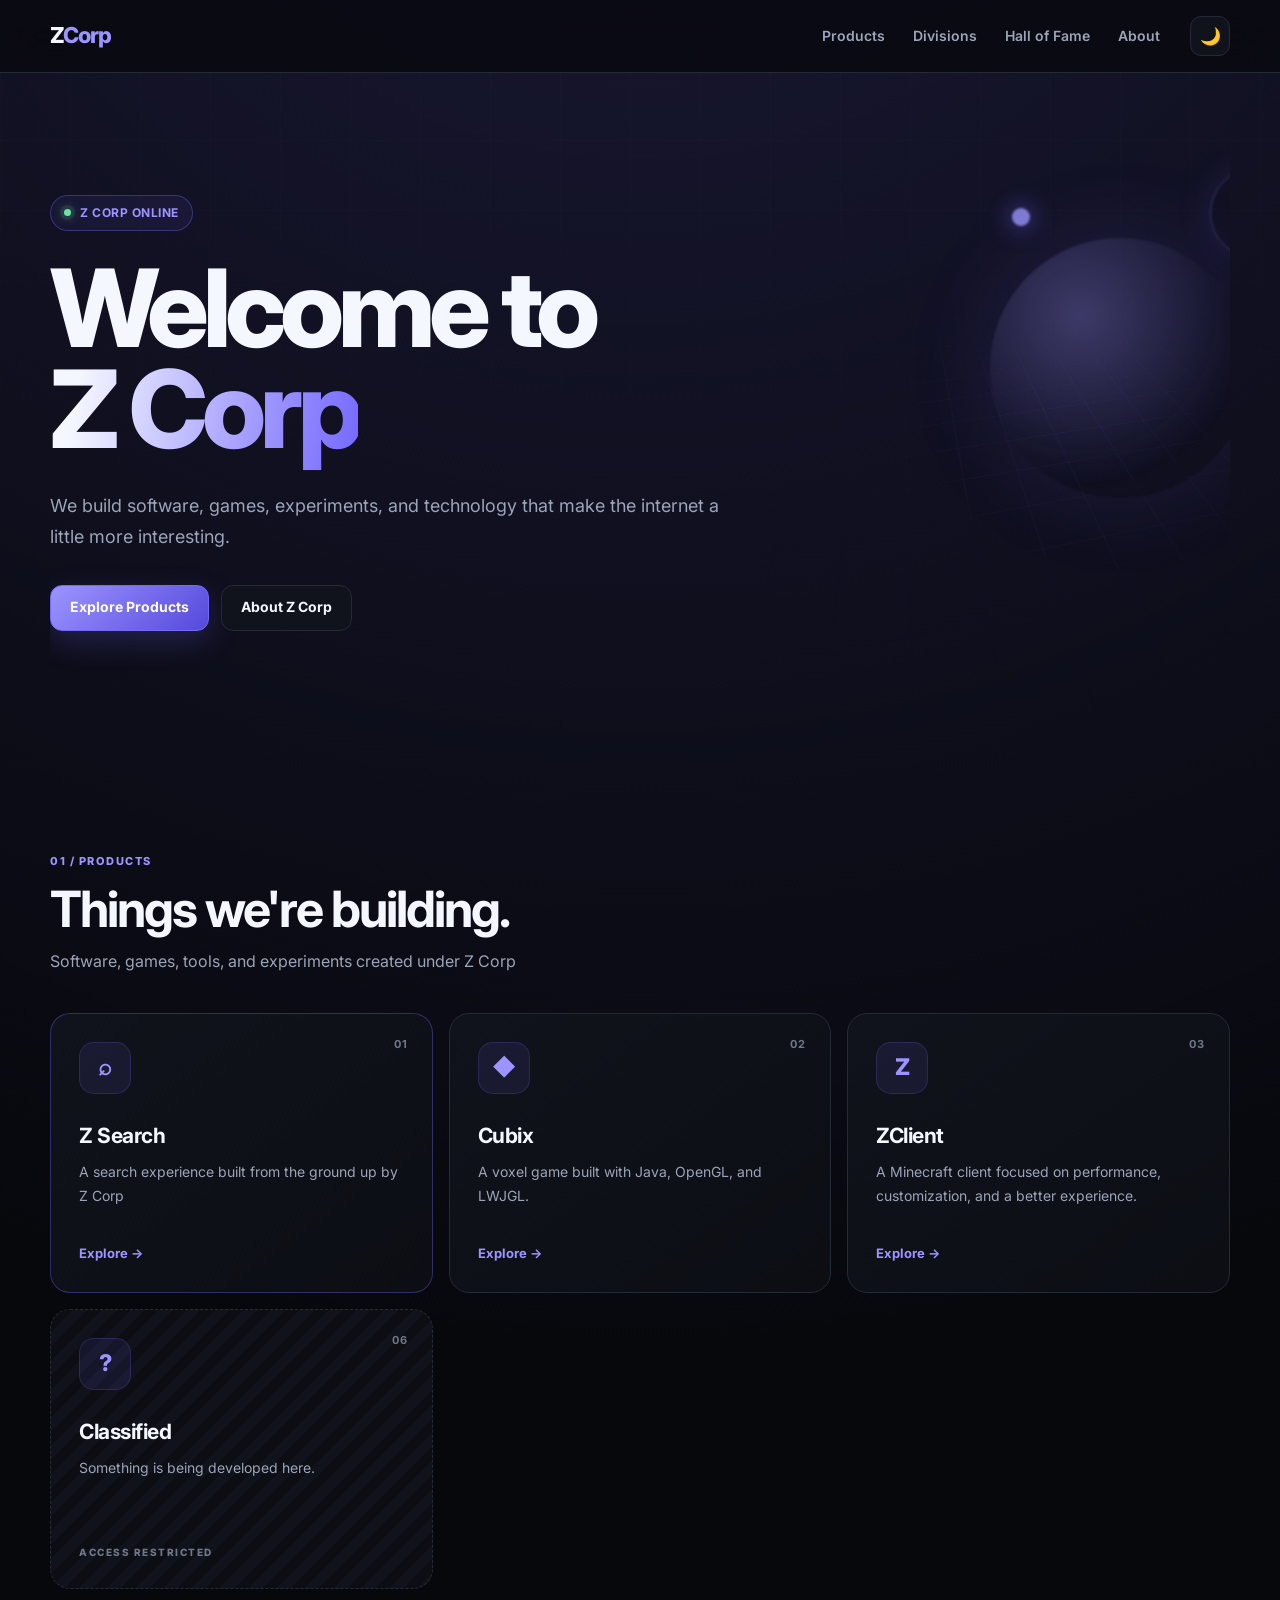
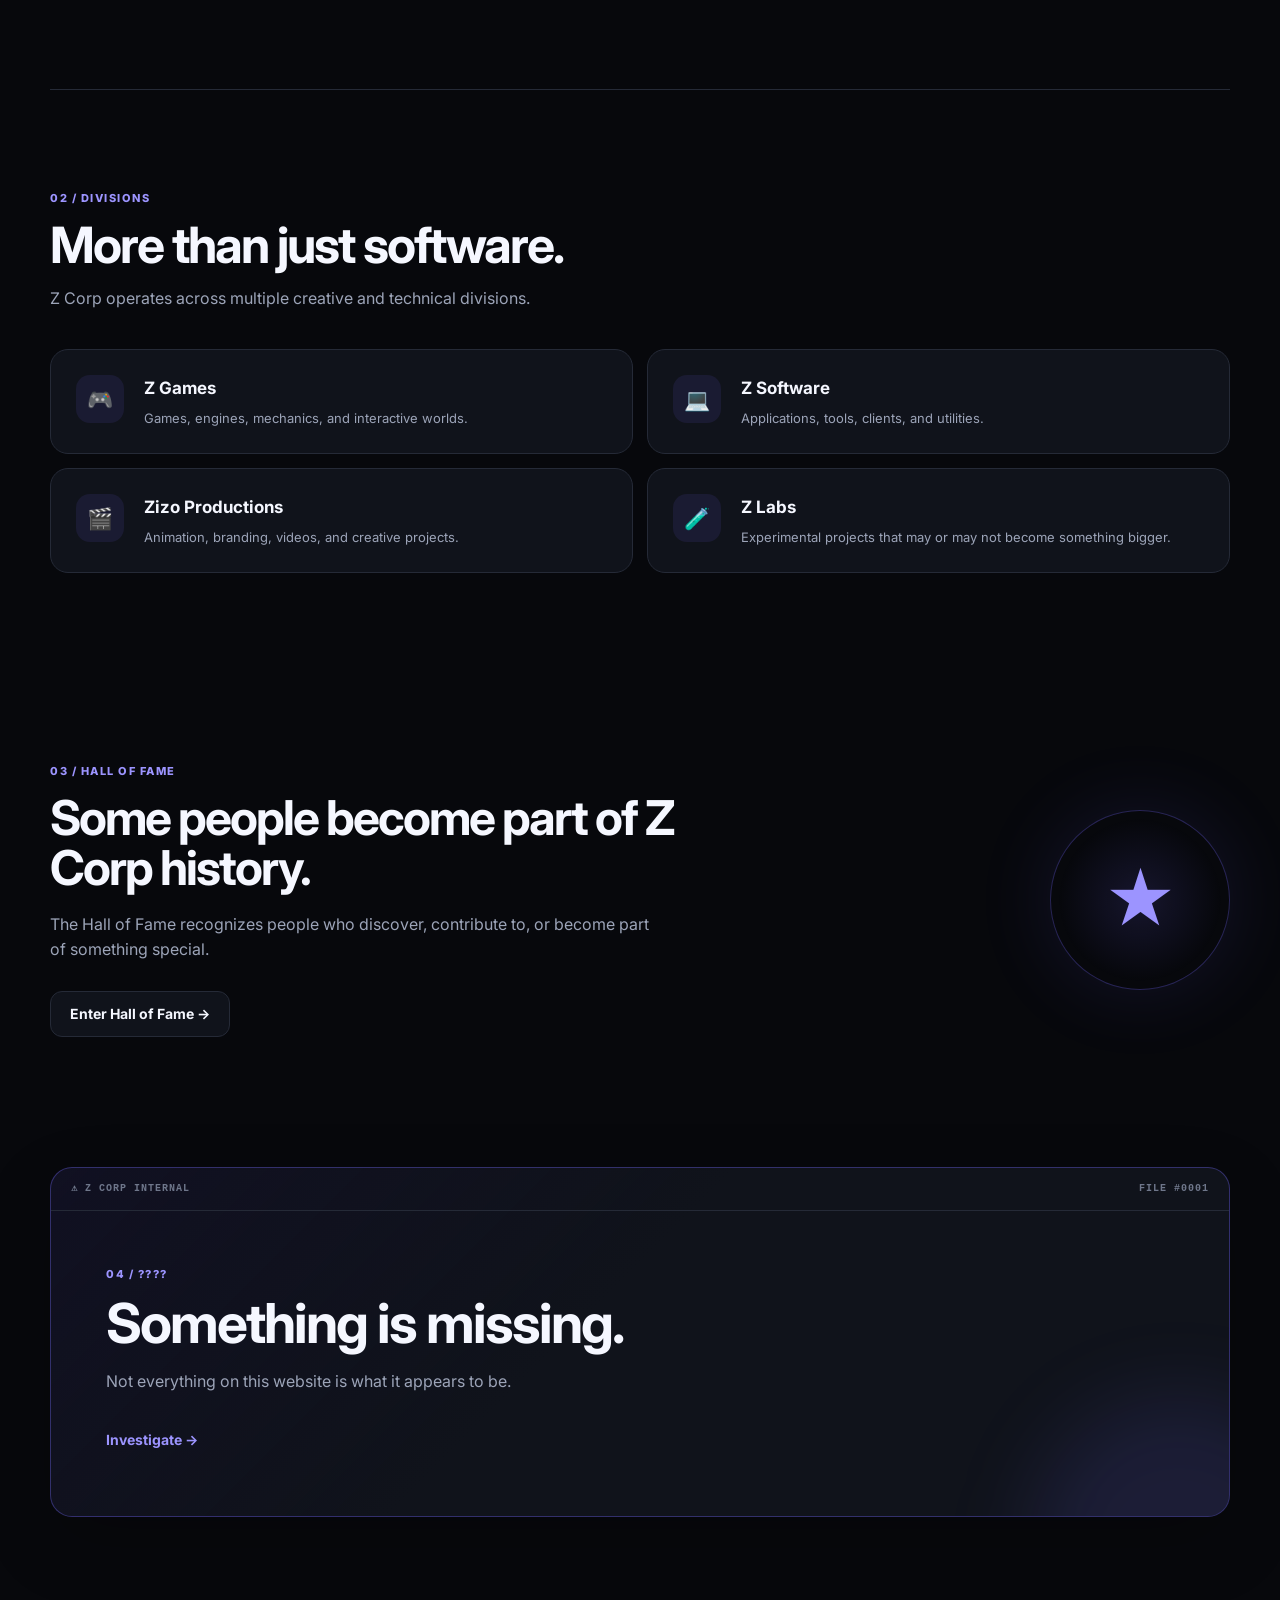
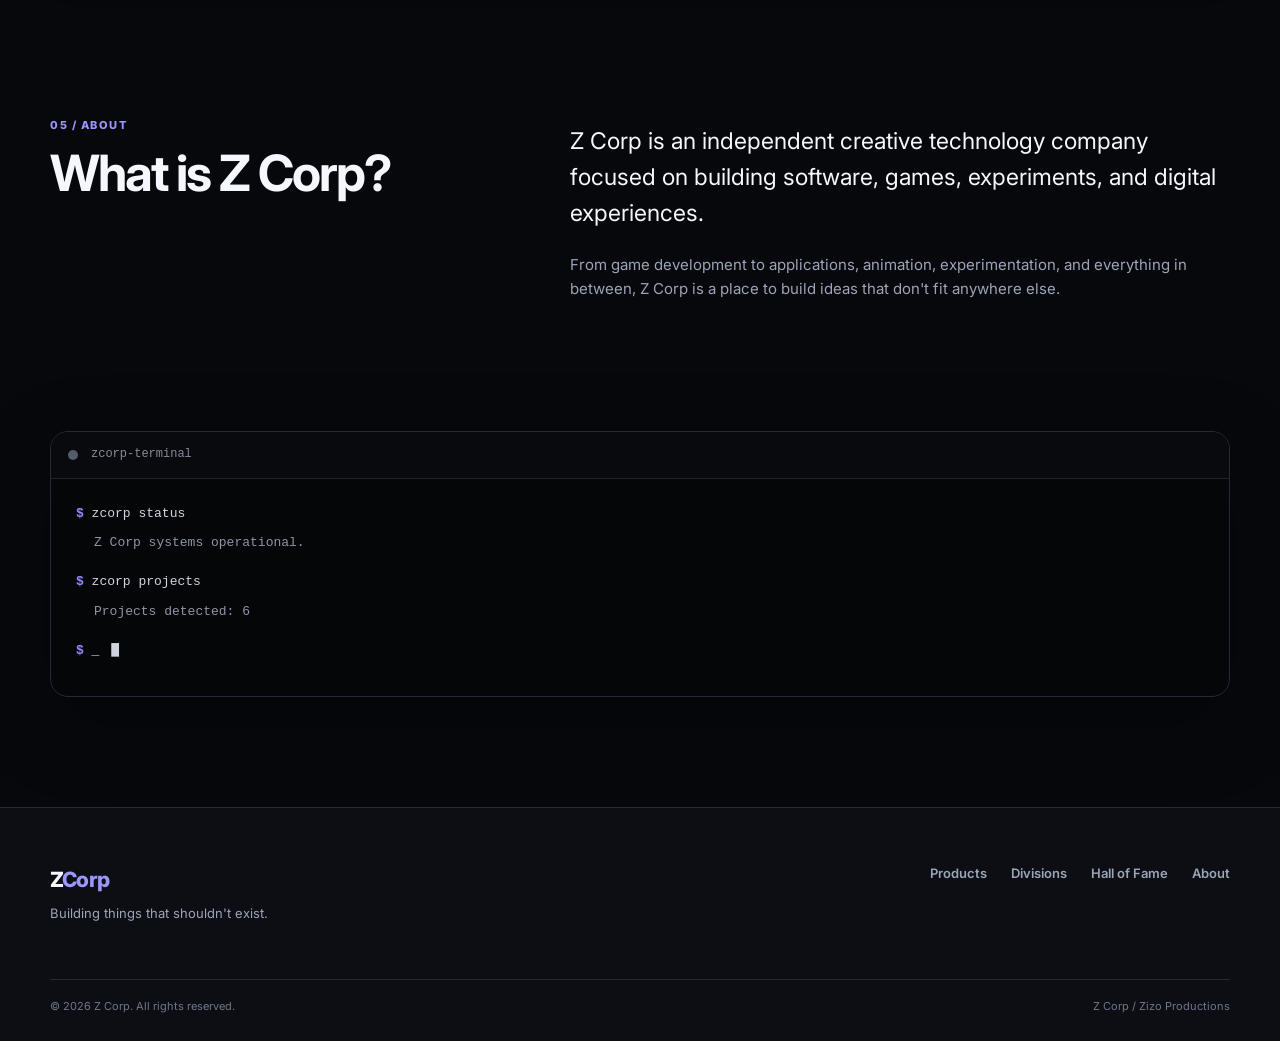
<file: index.html>
<!DOCTYPE html>
<html lang="en">
<head>
    <meta charset="UTF-8">
    <meta name="viewport" content="width=device-width, initial-scale=1.0">

    <title>Z Corp</title>

    <meta
        name="description"
        content="Z Corp — Building software, games, experiments, and things that shouldn't exist."
    >

    <link rel="stylesheet" href="style.css">
</head>

<body>

    <!-- =========================
         NAVIGATION
    ========================== -->
    <header class="navbar">
        <div class="nav-container">

            <a href="/" class="logo">
                Z<span>Corp</span>
            </a>

            <nav class="nav-links">
                <a href="#products">Products</a>
                <a href="#divisions">Divisions</a>
                <a href="/hall-of-fame">Hall of Fame</a>
                <a href="#about">About</a>
            </nav>

            <button id="theme-toggle" class="theme-button" aria-label="Toggle theme">
                ◐
            </button>

        </div>
    </header>


    <!-- =========================
         HERO
    ========================== -->
    <main>

        <section class="hero">

            <div class="hero-content">

                <div class="hero-badge">
                    <span class="status-dot"></span>
                    Z CORP ONLINE
                </div>

                <h1>
                    Welcome to<br>
                    <span>Z Corp</span>
                </h1>

                <p class="hero-subtitle">
                    We build software, games, experiments, and technology
                    that make the internet a little more interesting.
                </p>

                <div class="hero-buttons">
                    <a href="#products" class="button primary">
                        Explore Products
                    </a>

                    <a href="#about" class="button secondary">
                        About Z Corp
                    </a>
                </div>

            </div>

            <div class="hero-decoration">
                <div class="orb orb-one"></div>
                <div class="orb orb-two"></div>
                <div class="orb orb-three"></div>
                <div class="grid-lines"></div>
            </div>

        </section>


        <!-- =========================
             PRODUCTS
        ========================== -->
        <section id="products" class="section">

            <div class="section-heading">
                <span class="section-label">01 / PRODUCTS</span>

                <h2>
                    Things we're building.
                </h2>

                <p>
                    Software, games, tools, and experiments created under Z Corp
                </p>
            </div>


            <div class="product-grid">

                <article class="product-card featured">
                    <div class="product-number">01</div>

                    <div class="product-icon">⌕</div>

                    <h3>Z Search</h3>

                    <p>
                        A search experience built from the ground up by Z Corp
                    </p>

                    <a href="#" class="product-link">
                        Explore →
                    </a>
                </article>


                <article class="product-card">
                    <div class="product-number">02</div>

                    <div class="product-icon">◆</div>

                    <h3>Cubix</h3>

                    <p>
                        A voxel game built with Java, OpenGL, and LWJGL.
                    </p>

                    <a href="#" class="product-link">
                        Explore →
                    </a>
                </article>


                <article class="product-card">
                    <div class="product-number">03</div>

                    <div class="product-icon">Z</div>

                    <h3>ZClient</h3>

                    <p>
                        A Minecraft client focused on performance,
                        customization, and a better experience.
                    </p>

                    <a href="#" class="product-link">
                        Explore →
                    </a>
                </article>

                <article class="product-card coming-soon">

                    <div class="product-number">06</div>

                    <div class="product-icon">?</div>

                    <h3>Classified</h3>

                    <p>
                        Something is being developed here.
                    </p>

                    <span class="classified-label">
                        ACCESS RESTRICTED
                    </span>

                </article>

            </div>

        </section>


        <!-- =========================
             DIVISIONS
        ========================== -->
        <section id="divisions" class="section divisions-section">

            <div class="section-heading">
                <span class="section-label">02 / DIVISIONS</span>

                <h2>
                    More than just software.
                </h2>

                <p>
                    Z Corp operates across multiple creative and technical
                    divisions.
                </p>
            </div>


            <div class="division-grid">

                <div class="division">
                    <span class="division-icon">🎮</span>

                    <div>
                        <h3>Z Games</h3>
                        <p>
                            Games, engines, mechanics, and interactive worlds.
                        </p>
                    </div>
                </div>


                <div class="division">
                    <span class="division-icon">💻</span>

                    <div>
                        <h3>Z Software</h3>
                        <p>
                            Applications, tools, clients, and utilities.
                        </p>
                    </div>
                </div>


                <div class="division">
                    <span class="division-icon">🎬</span>

                    <div>
                        <h3>Zizo Productions</h3>
                        <p>
                            Animation, branding, videos, and creative projects.
                        </p>
                    </div>
                </div>


                <div class="division">
                    <span class="division-icon">🧪</span>

                    <div>
                        <h3>Z Labs</h3>
                        <p>
                            Experimental projects that may or may not become
                            something bigger.
                        </p>
                    </div>
                </div>

            </div>

        </section>


        <!-- =========================
             HALL OF FAME
        ========================== -->
        <section class="section hall-section">

            <div class="hall-content">

                <span class="section-label">03 / HALL OF FAME</span>

                <h2>
                    Some people become part of Z Corp history.
                </h2>

                <p>
                    The Hall of Fame recognizes people who discover,
                    contribute to, or become part of something special.
                </p>

                <a href="/hall-of-fame" class="button secondary">
                    Enter Hall of Fame →
                </a>

            </div>

            <div class="hall-symbol">
                ★
            </div>

        </section>


        <!-- =========================
             ARG
        ========================== -->
        <section class="section classified-section">

            <div class="classified-box">

                <div class="classified-top">
                    <span>⚠ Z CORP INTERNAL</span>
                    <span>FILE #0001</span>
                </div>

                <div class="classified-content">

                    <span class="section-label">
                        04 / ????
                    </span>

                    <h2>
                        Something is missing.
                    </h2>

                    <p>
                        Not everything on this website is what it appears
                        to be.
                    </p>

                    <a href="#" class="classified-link">
                        Investigate →
                    </a>

                </div>

            </div>

        </section>


        <!-- =========================
             ABOUT
        ========================== -->
        <section id="about" class="section about-section">

            <div class="section-heading">

                <span class="section-label">05 / ABOUT</span>

                <h2>
                    What is Z Corp?
                </h2>

            </div>

            <div class="about-content">

                <p class="about-large">
                    Z Corp is an independent creative technology company
                    focused on building software, games, experiments,
                    and digital experiences.
                </p>

                <p>
                    From game development to applications, animation,
                    experimentation, and everything in between, Z Corp
                    is a place to build ideas that don't fit anywhere else.
                </p>

            </div>

        </section>


        <!-- =========================
             TERMINAL
        ========================== -->
        <section class="terminal-section">

            <div class="terminal">

                <div class="terminal-header">
                    <span class="terminal-dot"></span>
                    <span class="terminal-title">
                        zcorp-terminal
                    </span>
                </div>

                <div class="terminal-body">

                    <p>
                        <span class="terminal-prompt">$</span>
                        zcorp status
                    </p>

                    <p class="terminal-output">
                        Z Corp systems operational.
                    </p>

                    <p>
                        <span class="terminal-prompt">$</span>
                        zcorp projects
                    </p>

                    <p class="terminal-output">
                        Projects detected: 6
                    </p>

                    <p>
                        <span class="terminal-prompt">$</span>
                        _
                    </p>

                </div>

            </div>

        </section>

    </main>


    <!-- =========================
         FOOTER
    ========================== -->
    <footer class="footer">

        <div class="footer-container">

            <div class="footer-brand">
                <div class="footer-logo">
                    Z<span>Corp</span>
                </div>

                <p>
                    Building things that shouldn't exist.
                </p>
            </div>


            <div class="footer-links">

                <a href="#products">Products</a>
                <a href="#divisions">Divisions</a>
                <a href="/hall-of-fame">Hall of Fame</a>
                <a href="#about">About</a>

            </div>

        </div>


        <div class="footer-bottom">

            <span>
                © 2026 Z Corp All rights reserved.
            </span>

            <span>
                Z Corp / Zizo Productions
            </span>

        </div>

    </footer>


    <script src="script.js"></script>

</body>
</html>
</file>
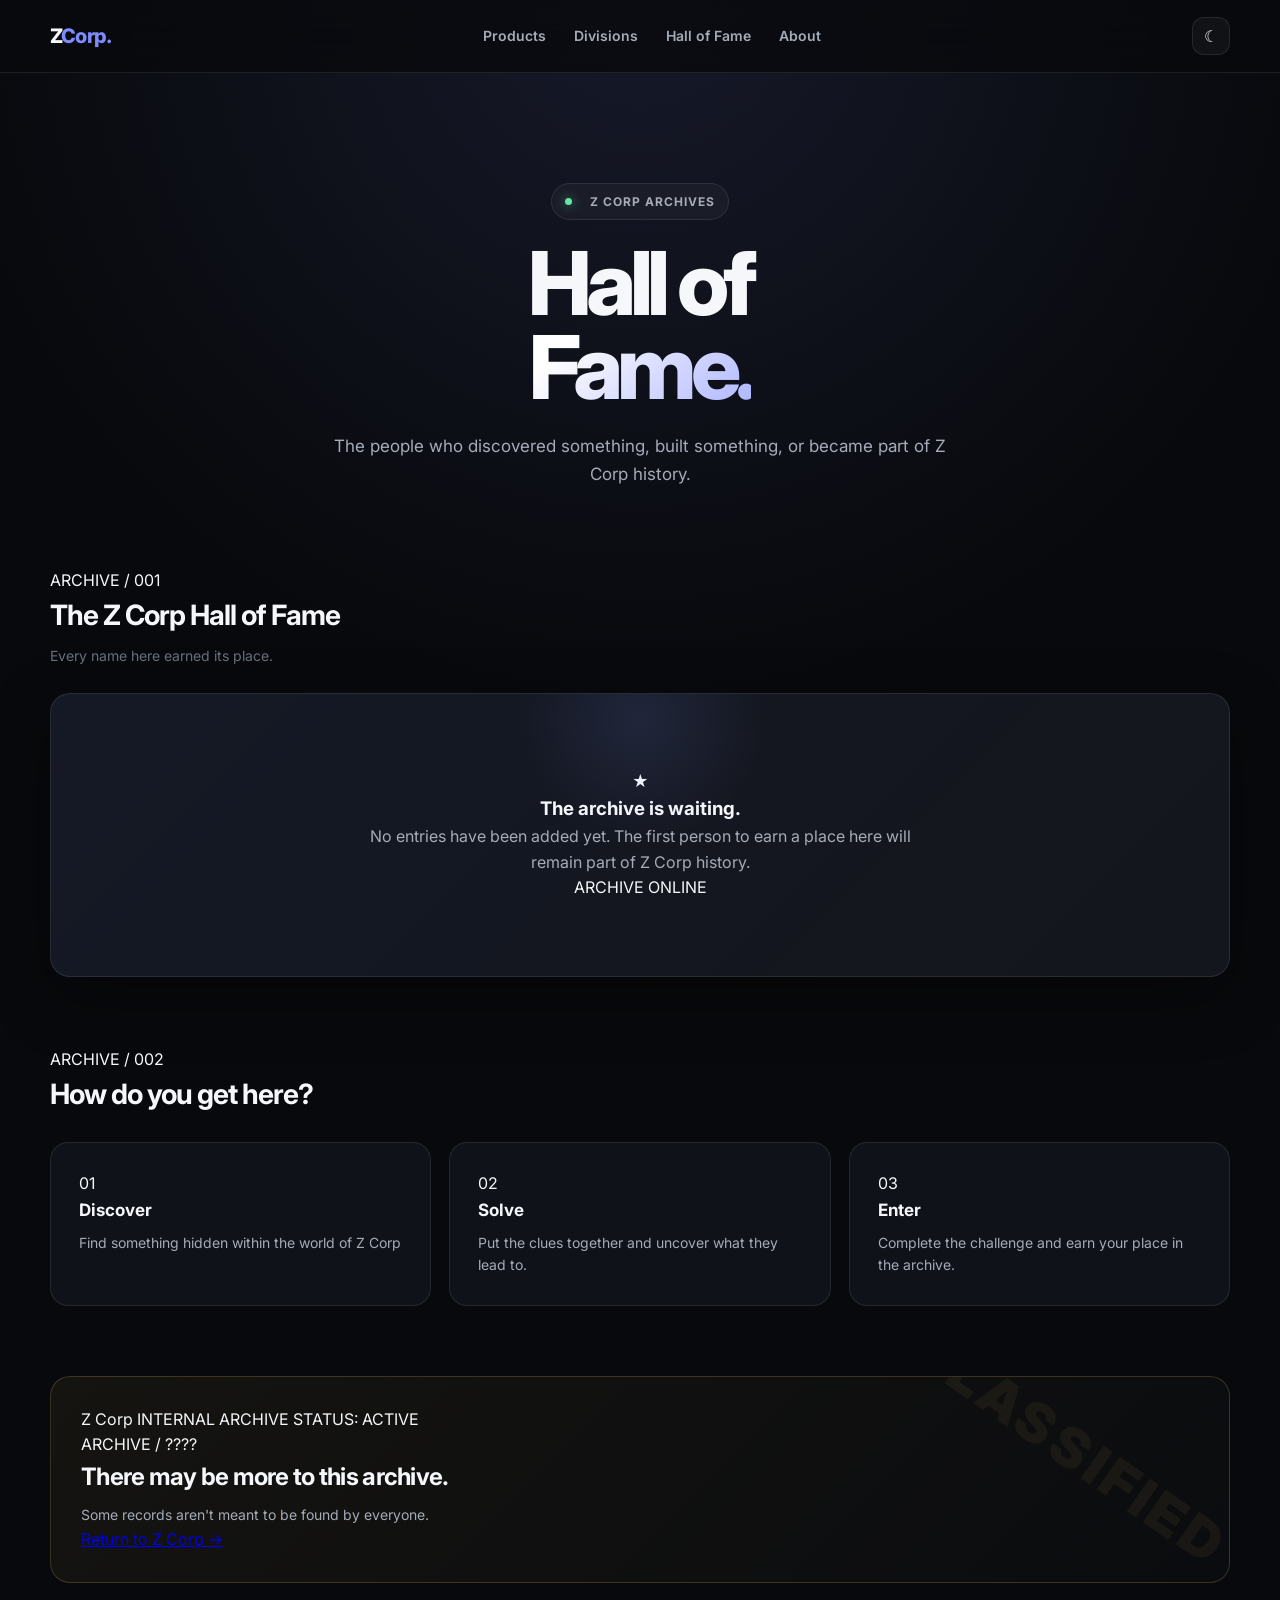
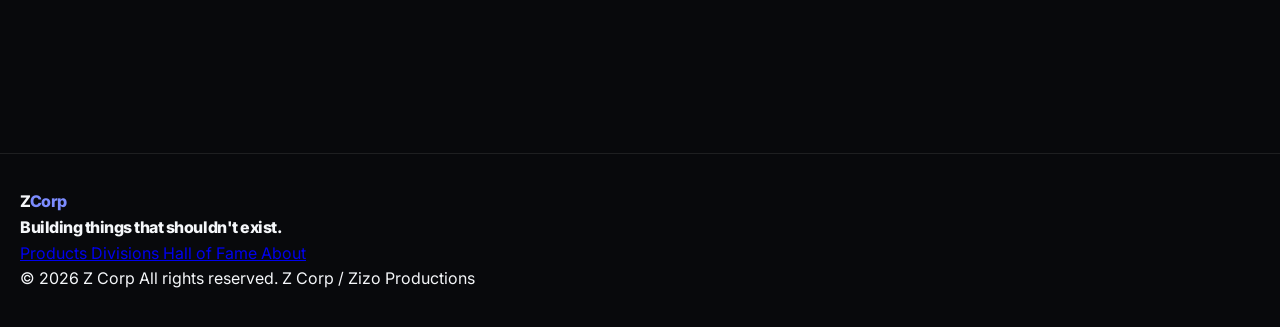
<file: hall-of-fame/index.html>
<!DOCTYPE html>
<html lang="en">
<head>
    <meta charset="UTF-8">
    <meta name="viewport" content="width=device-width, initial-scale=1.0">

    <title>Hall of Fame — Z Corp</title>

    <meta
        name="description"
        content="The official Z Corp Hall of Fame."
    >

    <link rel="stylesheet" href="style.css">
</head>

<body>

    <!-- =========================
         NAVIGATION
    ========================== -->

    <header class="navbar">
        <div class="nav-container">

            <a href="index.html" class="logo">
                Z<span>Corp.</span>
            </a>

            <nav class="nav-links">
                <a href="index.html#products">Products</a>
                <a href="index.html#divisions">Divisions</a>
                <a href="hall-of-fame">Hall of Fame</a>
                <a href="index.html#about">About</a>
            </nav>

            <button
                id="theme-toggle"
                class="theme-button"
                aria-label="Switch to light mode"
            >
                🌙
            </button>

        </div>
    </header>


    <!-- =========================
         HERO
    ========================== -->

    <main>

        <section class="hero hall-hero">

            <div class="hero-content">

                <div class="hero-badge">
                    <span class="status-dot"></span>
                    Z Corp ARCHIVES
                </div>

                <h1>
                    Hall of<br>
                    <span>Fame.</span>
                </h1>

                <p class="hero-subtitle">
                    The people who discovered something,
                    built something, or became part of Z Corp history.
                </p>

            </div>

        </section>


        <!-- =========================
             INTRO
        ========================== -->

        <section class="section">

            <div class="section-heading">

                <span class="section-label">
                    ARCHIVE / 001
                </span>

                <h2>
                    The Z Corp Hall of Fame
                </h2>

                <p>
                    Every name here earned its place.
                </p>

            </div>


            <!-- =========================
                 EMPTY STATE
            ========================== -->

            <div class="hall-empty">

                <div class="hall-empty-icon">
                    ★
                </div>

                <h3>
                    The archive is waiting.
                </h3>

                <p>
                    No entries have been added yet.
                    The first person to earn a place here
                    will remain part of Z Corp history.
                </p>

                <div class="hall-status">
                    <span class="status-dot"></span>
                    ARCHIVE ONLINE
                </div>

            </div>

        </section>


        <!-- =========================
             FUTURE WINNERS
        ========================== -->

        <section class="section hall-rules">

            <div class="section-heading">

                <span class="section-label">
                    ARCHIVE / 002
                </span>

                <h2>
                    How do you get here?
                </h2>

            </div>


            <div class="hall-rule-grid">

                <article class="hall-rule">

                    <span class="hall-rule-number">
                        01
                    </span>

                    <h3>
                        Discover
                    </h3>

                    <p>
                        Find something hidden within the world
                        of Z Corp
                    </p>

                </article>


                <article class="hall-rule">

                    <span class="hall-rule-number">
                        02
                    </span>

                    <h3>
                        Solve
                    </h3>

                    <p>
                        Put the clues together and uncover
                        what they lead to.
                    </p>

                </article>


                <article class="hall-rule">

                    <span class="hall-rule-number">
                        03
                    </span>

                    <h3>
                        Enter
                    </h3>

                    <p>
                        Complete the challenge and earn
                        your place in the archive.
                    </p>

                </article>

            </div>

        </section>


        <!-- =========================
             CLASSIFIED
        ========================== -->

        <section class="section">

            <div class="classified-box">

                <div class="classified-top">

                    <span>
                        Z Corp INTERNAL
                    </span>

                    <span>
                        ARCHIVE STATUS: ACTIVE
                    </span>

                </div>

                <div class="classified-content">

                    <span class="section-label">
                        ARCHIVE / ????
                    </span>

                    <h2>
                        There may be more to this archive.
                    </h2>

                    <p>
                        Some records aren't meant to be found
                        by everyone.
                    </p>

                    <a
                        href="index.html"
                        class="classified-link"
                    >
                        Return to Z Corp →
                    </a>

                </div>

            </div>

        </section>

    </main>


    <!-- =========================
         FOOTER
    ========================== -->

    <footer class="footer">

        <div class="footer-container">

            <div class="footer-brand">

                <div class="footer-logo">
                    Z<span>Corp</span>
                </div>

                <p>
                    Building things that shouldn't exist.
                </p>

            </div>


            <div class="footer-links">

                <a href="index.html#products">
                    Products
                </a>

                <a href="index.html#divisions">
                    Divisions
                </a>

                <a href="hall-of-fame">
                    Hall of Fame
                </a>

                <a href="index.html#about">
                    About
                </a>

            </div>

        </div>


        <div class="footer-bottom">

            <span>
                © 2026 Z Corp All rights reserved.
            </span>

            <span>
                Z Corp / Zizo Productions
            </span>

        </div>

    </footer>


    <script src="script.js"></script>

</body>
</html>
</file>
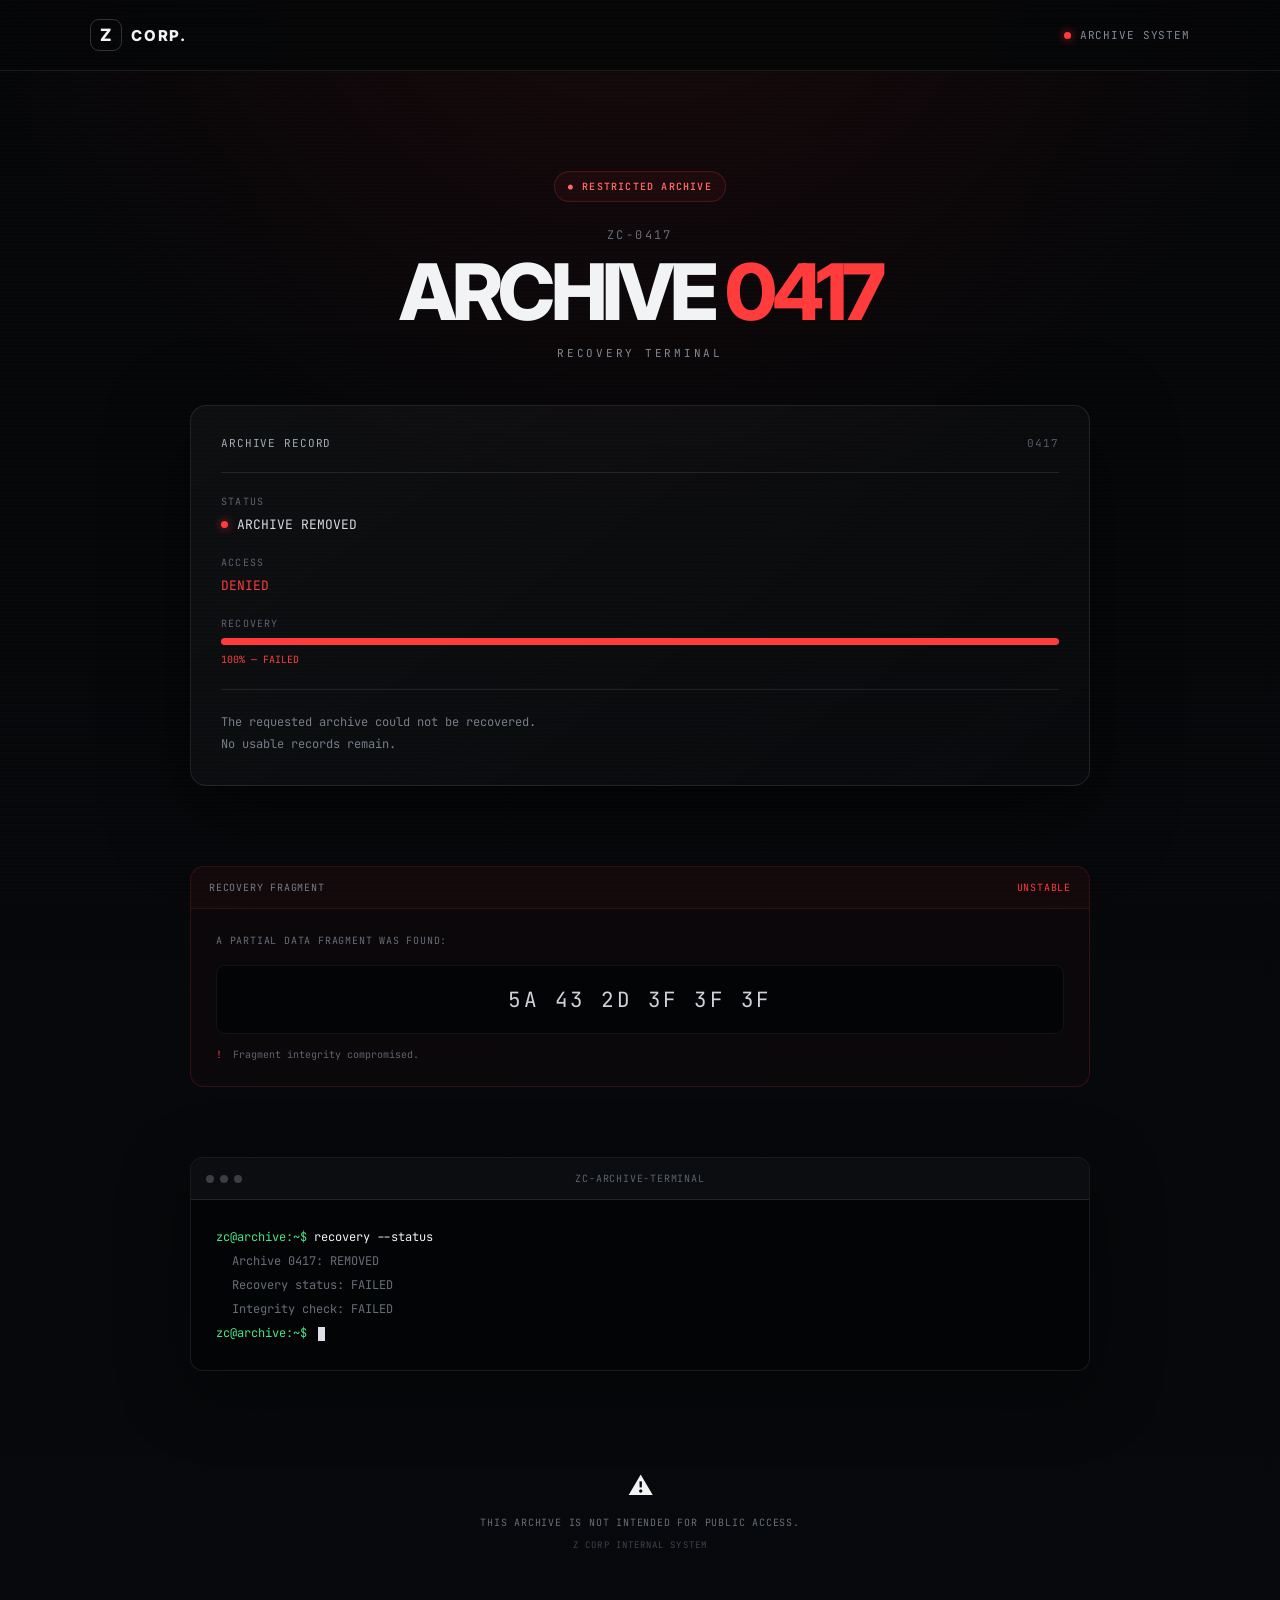
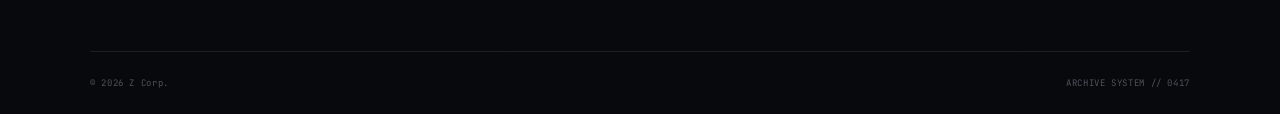
<file: archives/0417/index.html>
<!DOCTYPE html>
<html lang="en">
<head>
	<meta charset="UTF-8">
	<meta name="viewport" content="width=device-width, initial-scale=1.0">

	<title>Z Corp. — Archive 0417</title>

	<meta name="description" content="Z Corp. Archive 0417">
	<meta name="robots" content="noindex">

	<link rel="stylesheet" href="style.css">
</head>

<body>

	<div class="scanlines"></div>

	<header class="navbar">
		<div class="nav-container">
			<a href="/" class="logo">
				<span class="logo-z">Z</span>
				<span>CORP.</span>
			</a>

			<div class="archive-status">
				<span class="status-dot"></span>
				ARCHIVE SYSTEM
			</div>
		</div>
	</header>

	<main>

		<section class="archive-hero">

			<div class="classified-tag">
				<span>●</span>
				RESTRICTED ARCHIVE
			</div>

			<div class="archive-id">
				ZC-0417
			</div>

			<h1>ARCHIVE <span>0417</span></h1>

			<p class="subtitle">
				RECOVERY TERMINAL
			</p>

			<div class="archive-card">

				<div class="card-header">
					<span>ARCHIVE RECORD</span>
					<span class="record-id">0417</span>
				</div>

				<div class="divider"></div>

				<div class="status-section">
					<div class="status-label">
						STATUS
					</div>

					<div class="status-value">
						<span class="red-dot"></span>
						ARCHIVE REMOVED
					</div>
				</div>

				<div class="status-section">
					<div class="status-label">
						ACCESS
					</div>

					<div class="status-value denied">
						DENIED
					</div>
				</div>

				<div class="status-section">
					<div class="status-label">
						RECOVERY
					</div>

					<div class="progress-container">
						<div class="progress-bar"></div>
					</div>

					<div class="progress-text">
						100% — FAILED
					</div>
				</div>

				<div class="divider"></div>

				<div class="message">
					<p>
						The requested archive could not be recovered.
					</p>

					<p>
						No usable records remain.
					</p>
				</div>

			</div>

		</section>


		<section class="fragment-section">

			<div class="fragment-card">

				<div class="fragment-header">
					<span>RECOVERY FRAGMENT</span>
					<span class="warning">UNSTABLE</span>
				</div>

				<div class="fragment-content">

					<p class="fragment-label">
						A PARTIAL DATA FRAGMENT WAS FOUND:
					</p>

					<div class="hex-data" id="hex-data">
						5A 43 2D 3F 3F 3F
					</div>

					<p class="fragment-warning">
						<span>!</span>
						Fragment integrity compromised.
					</p>

				</div>

			</div>

		</section>


		<section class="terminal-section">

			<div class="terminal">

				<div class="terminal-top">
					<div class="terminal-dots">
						<span></span>
						<span></span>
						<span></span>
					</div>

					<div class="terminal-title">
						ZC-ARCHIVE-TERMINAL
					</div>
				</div>

				<div class="terminal-body" id="terminal">

					<div>
						<span class="terminal-prompt">zc@archive:~$</span>
						<span>recovery --status</span>
					</div>

					<div class="terminal-output">
						Archive 0417: REMOVED
					</div>

					<div class="terminal-output">
						Recovery status: FAILED
					</div>

					<div>
						<span class="terminal-prompt">zc@archive:~$</span>
						<span class="cursor"></span>
					</div>

				</div>

			</div>

		</section>


		<section class="footer-message">

			<div class="warning-symbol">⚠</div>

			<p>
				THIS ARCHIVE IS NOT INTENDED FOR PUBLIC ACCESS.
			</p>

			<span>
				Z CORP INTERNAL SYSTEM
			</span>

		</section>

	</main>


	<footer>
		<div>
			© <span id="year"></span> Z Corp.
		</div>

		<div>
			ARCHIVE SYSTEM // 0417
		</div>
	</footer>


	<script src="script.js"></script>

</body>
</html>
</file>
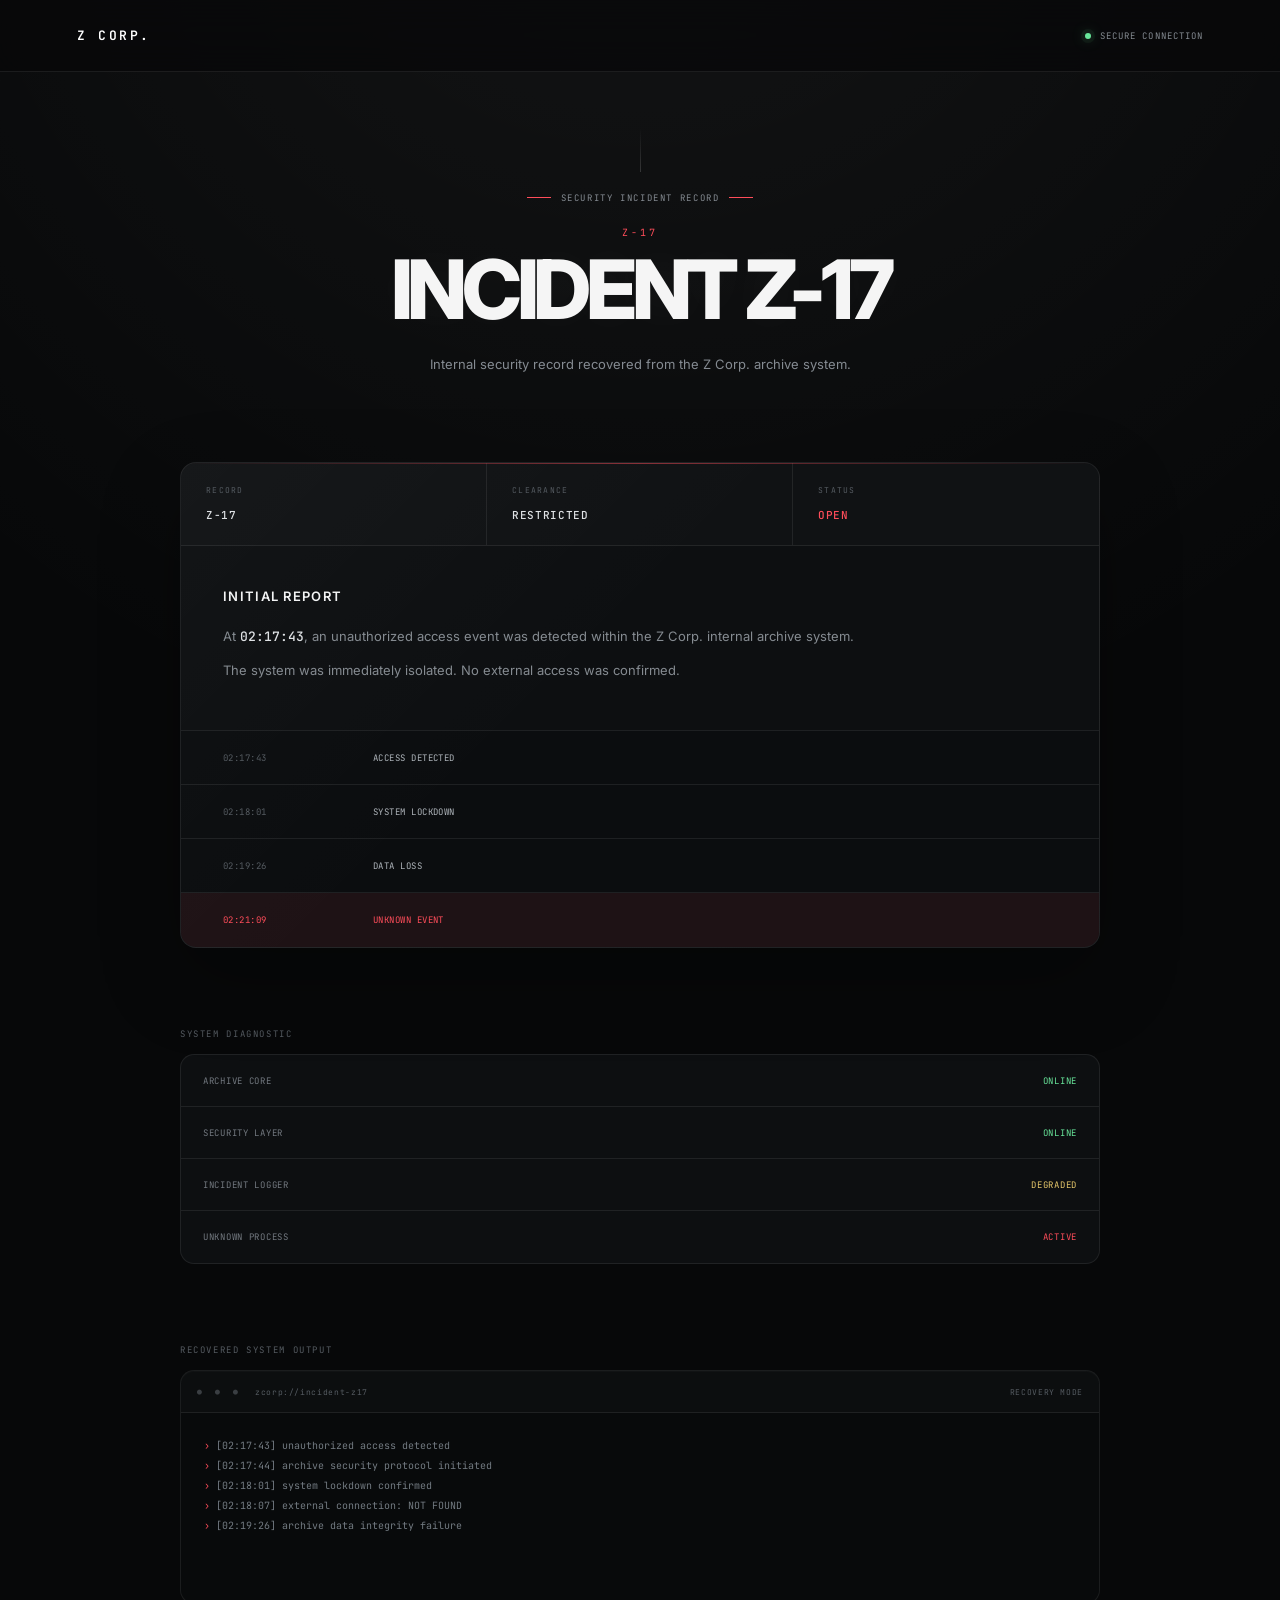
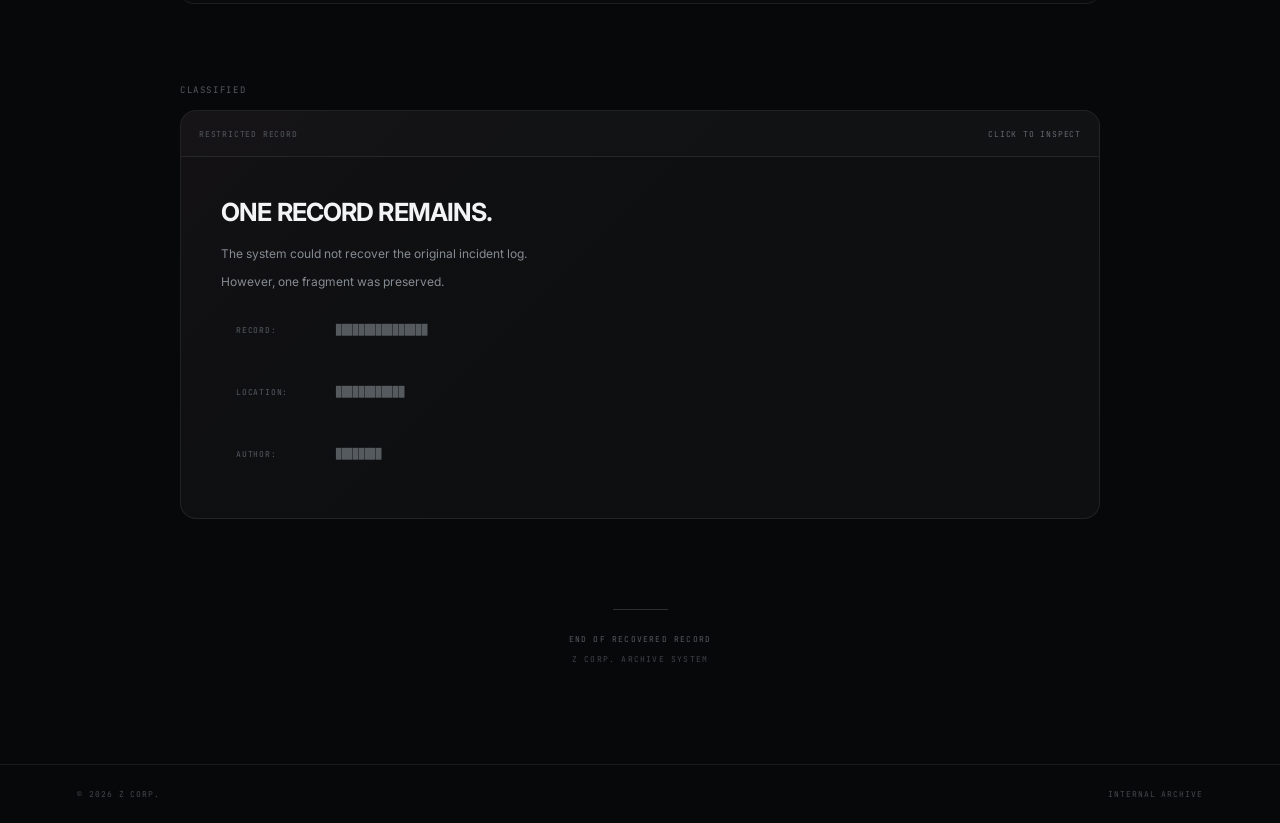
<file: archives/incident/index.html>
<!DOCTYPE html>
<html lang="en">
<head>
    <meta charset="UTF-8">
    <meta name="viewport" content="width=device-width, initial-scale=1.0">

    <meta name="robots" content="noindex, nofollow">

    <title>Z Corp. — Incident Z-17</title>

    <link rel="stylesheet" href="style.css">
</head>

<body>

    <div class="noise"></div>

    <!-- NAVBAR -->
    <nav class="navbar">
        <div class="logo">Z CORP.</div>

        <div class="security-status">
            <span class="status-dot"></span>
            SECURE CONNECTION
        </div>
    </nav>


    <!-- HERO -->
    <main>

        <section class="incident-hero">

            <div class="security-label">
                SECURITY INCIDENT RECORD
            </div>

            <div class="incident-code">
                Z-17
            </div>

            <h1>INCIDENT Z-17</h1>

            <p>
                Internal security record recovered from the Z Corp. archive system.
            </p>

        </section>


        <!-- INCIDENT RECORD -->
        <section class="incident-card">

            <div class="card-top">

                <div>
                    <span class="label">RECORD</span>
                    <strong>Z-17</strong>
                </div>

                <div>
                    <span class="label">CLEARANCE</span>
                    <strong>RESTRICTED</strong>
                </div>

                <div>
                    <span class="label">STATUS</span>
                    <strong class="danger">OPEN</strong>
                </div>

            </div>


            <div class="incident-message">

                <h2>INITIAL REPORT</h2>

                <p>
                    At <strong>02:17:43</strong>, an unauthorized access event
                    was detected within the Z Corp. internal archive system.
                </p>

                <p>
                    The system was immediately isolated.
                    No external access was confirmed.
                </p>

            </div>


            <!-- TIMELINE -->
            <div class="timeline">

                <div class="timeline-item">
                    <span class="time">02:17:43</span>
                    <span class="event">ACCESS DETECTED</span>
                </div>

                <div class="timeline-item">
                    <span class="time">02:18:01</span>
                    <span class="event">SYSTEM LOCKDOWN</span>
                </div>

                <div class="timeline-item">
                    <span class="time">02:19:26</span>
                    <span class="event">DATA LOSS</span>
                </div>

                <div class="timeline-item unknown">
                    <span class="time">02:21:09</span>
                    <span class="event">UNKNOWN EVENT</span>
                </div>

            </div>

        </section>


        <!-- SYSTEM DIAGNOSTIC -->
        <section class="system-section">

            <div class="section-label">
                SYSTEM DIAGNOSTIC
            </div>

            <div class="system-panel">

                <div class="system-row">
                    <span>ARCHIVE CORE</span>
                    <span class="online">ONLINE</span>
                </div>

                <div class="system-row">
                    <span>SECURITY LAYER</span>
                    <span class="online">ONLINE</span>
                </div>

                <div class="system-row">
                    <span>INCIDENT LOGGER</span>
                    <span class="warning">DEGRADED</span>
                </div>

                <div class="system-row">
                    <span>UNKNOWN PROCESS</span>
                    <span class="danger">ACTIVE</span>
                </div>

            </div>

        </section>


        <!-- TERMINAL -->
        <section class="terminal-section">

            <div class="section-label">
                RECOVERED SYSTEM OUTPUT
            </div>

            <div class="terminal">
                <div class="terminal-header">
                    <span>zcorp://incident-z17</span>
                    <span>RECOVERY MODE</span>
                </div>

                <div id="terminal"></div>
            </div>

        </section>


        <!-- CLASSIFIED -->
        <section class="classified-section">

            <div class="section-label">
                CLASSIFIED
            </div>

            <div class="classified-box" id="classifiedBox">

                <div class="classified-top">
                    <span>RESTRICTED RECORD</span>
                    <span>CLICK TO INSPECT</span>
                </div>

                <div class="classified-content">

                    <h2>ONE RECORD REMAINS.</h2>

                    <p>
                        The system could not recover the original incident log.
                    </p>

                    <p>
                        However, one fragment was preserved.
                    </p>


                    <div class="redacted" data-value="Z17-ORIGINAL">
                        <span>RECORD:</span>
                        <span class="redacted-value">████████████████</span>
                    </div>

                    <div class="redacted" data-value="ARCHIVE-03">
                        <span>LOCATION:</span>
                        <span class="redacted-value">████████████</span>
                    </div>

                    <div class="redacted" data-value="UNKNOWN">
                        <span>AUTHOR:</span>
                        <span class="redacted-value">████████</span>
                    </div>

                </div>

            </div>

        </section>


        <!-- CLOSING -->
        <section class="closing">

            <div class="closing-line"></div>

            <p>
                END OF RECOVERED RECORD
            </p>

            <span>
                Z CORP. ARCHIVE SYSTEM
            </span>

        </section>

    </main>


    <!-- FOOTER -->
    <footer>
        <span>© <span id="year"></span> Z CORP.</span>
        <span>INTERNAL ARCHIVE</span>
    </footer>


    <script src="script.js"></script>

</body>
</html>
</file>
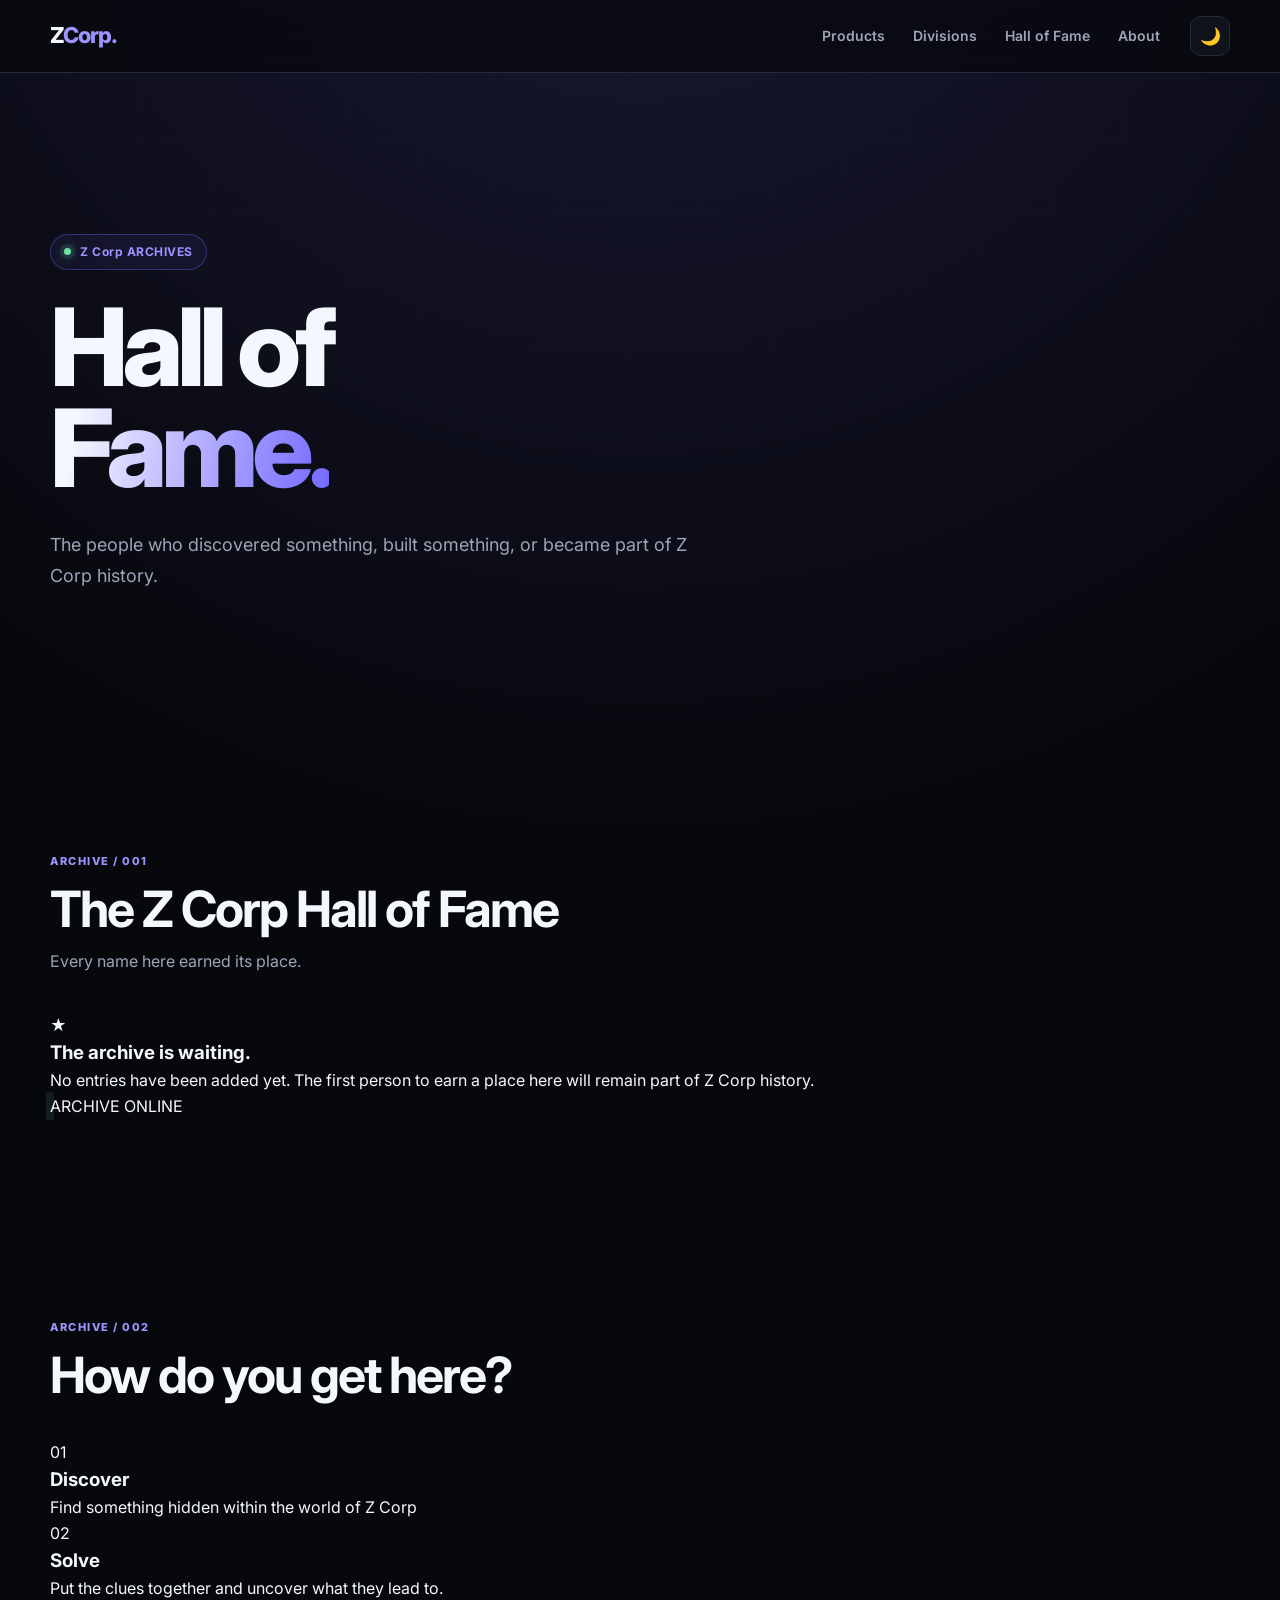
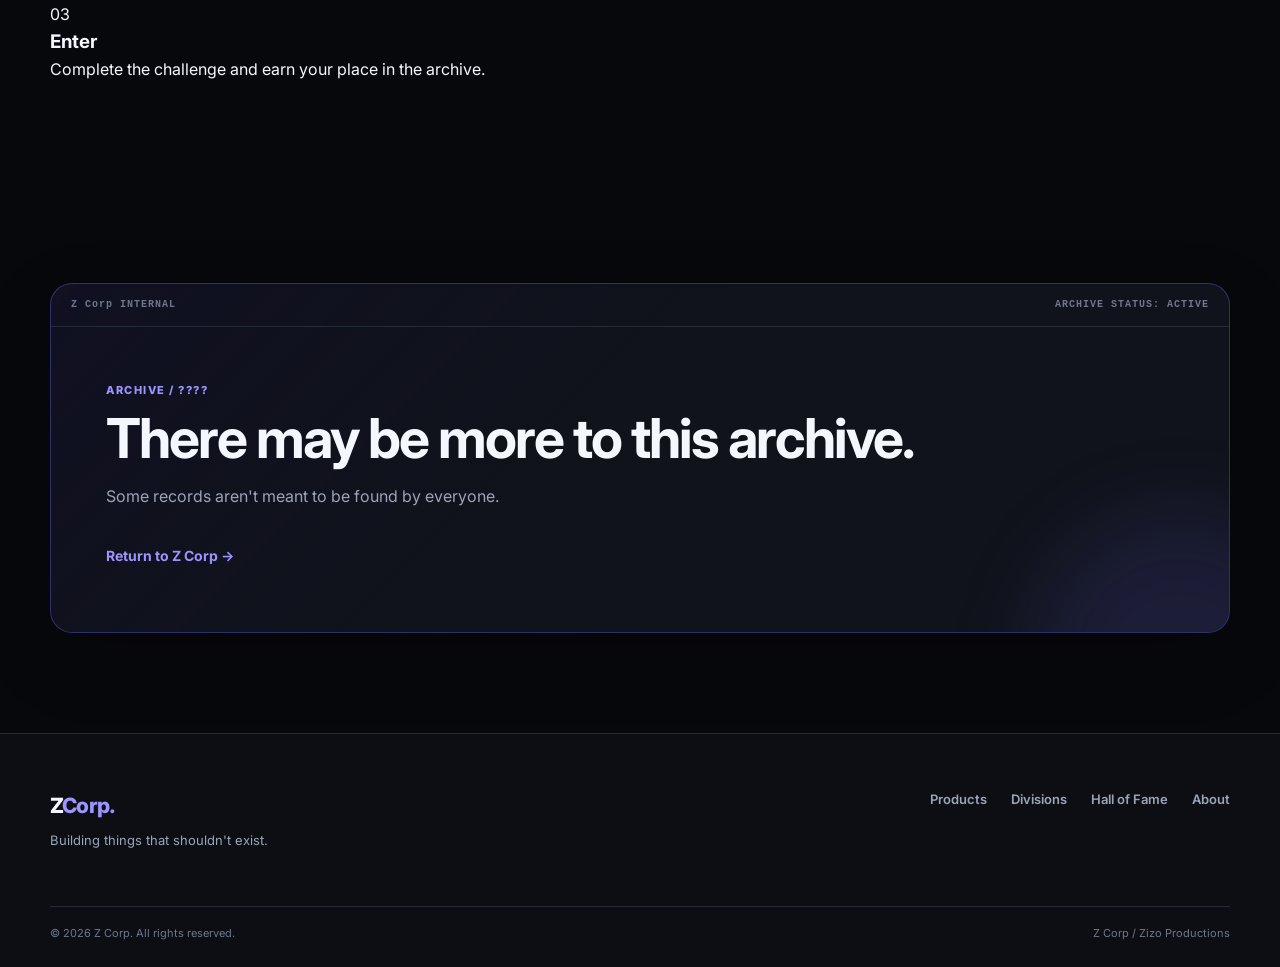
<file: hall-of-fame.html>
<!DOCTYPE html>
<html lang="en">
<head>
    <meta charset="UTF-8">
    <meta name="viewport" content="width=device-width, initial-scale=1.0">

    <title>Hall of Fame — Z Corp</title>

    <meta
        name="description"
        content="The official Z Corp Hall of Fame."
    >

    <link rel="stylesheet" href="style.css">
</head>

<body>

    <!-- =========================
         NAVIGATION
    ========================== -->

    <header class="navbar">
        <div class="nav-container">

            <a href="index.html" class="logo">
                Z<span>Corp.</span>
            </a>

            <nav class="nav-links">
                <a href="index.html#products">Products</a>
                <a href="index.html#divisions">Divisions</a>
                <a href="hall-of-fame.html">Hall of Fame</a>
                <a href="index.html#about">About</a>
            </nav>

            <button
                id="theme-toggle"
                class="theme-button"
                aria-label="Switch to light mode"
            >
                🌙
            </button>

        </div>
    </header>


    <!-- =========================
         HERO
    ========================== -->

    <main>

        <section class="hero hall-hero">

            <div class="hero-content">

                <div class="hero-badge">
                    <span class="status-dot"></span>
                    Z Corp ARCHIVES
                </div>

                <h1>
                    Hall of<br>
                    <span>Fame.</span>
                </h1>

                <p class="hero-subtitle">
                    The people who discovered something,
                    built something, or became part of Z Corp history.
                </p>

            </div>

        </section>


        <!-- =========================
             INTRO
        ========================== -->

        <section class="section">

            <div class="section-heading">

                <span class="section-label">
                    ARCHIVE / 001
                </span>

                <h2>
                    The Z Corp Hall of Fame
                </h2>

                <p>
                    Every name here earned its place.
                </p>

            </div>


            <!-- =========================
                 EMPTY STATE
            ========================== -->

            <div class="hall-empty">

                <div class="hall-empty-icon">
                    ★
                </div>

                <h3>
                    The archive is waiting.
                </h3>

                <p>
                    No entries have been added yet.
                    The first person to earn a place here
                    will remain part of Z Corp history.
                </p>

                <div class="hall-status">
                    <span class="status-dot"></span>
                    ARCHIVE ONLINE
                </div>

            </div>

        </section>


        <!-- =========================
             FUTURE WINNERS
        ========================== -->

        <section class="section hall-rules">

            <div class="section-heading">

                <span class="section-label">
                    ARCHIVE / 002
                </span>

                <h2>
                    How do you get here?
                </h2>

            </div>


            <div class="hall-rule-grid">

                <article class="hall-rule">

                    <span class="hall-rule-number">
                        01
                    </span>

                    <h3>
                        Discover
                    </h3>

                    <p>
                        Find something hidden within the world
                        of Z Corp
                    </p>

                </article>


                <article class="hall-rule">

                    <span class="hall-rule-number">
                        02
                    </span>

                    <h3>
                        Solve
                    </h3>

                    <p>
                        Put the clues together and uncover
                        what they lead to.
                    </p>

                </article>


                <article class="hall-rule">

                    <span class="hall-rule-number">
                        03
                    </span>

                    <h3>
                        Enter
                    </h3>

                    <p>
                        Complete the challenge and earn
                        your place in the archive.
                    </p>

                </article>

            </div>

        </section>


        <!-- =========================
             CLASSIFIED
        ========================== -->

        <section class="section">

            <div class="classified-box">

                <div class="classified-top">

                    <span>
                        Z Corp INTERNAL
                    </span>

                    <span>
                        ARCHIVE STATUS: ACTIVE
                    </span>

                </div>

                <div class="classified-content">

                    <span class="section-label">
                        ARCHIVE / ????
                    </span>

                    <h2>
                        There may be more to this archive.
                    </h2>

                    <p>
                        Some records aren't meant to be found
                        by everyone.
                    </p>

                    <a
                        href="index.html"
                        class="classified-link"
                    >
                        Return to Z Corp →
                    </a>

                </div>

            </div>

        </section>

    </main>


    <!-- =========================
         FOOTER
    ========================== -->

    <footer class="footer">

        <div class="footer-container">

            <div class="footer-brand">

                <div class="footer-logo">
                    Z<span>Corp.</span>
                </div>

                <p>
                    Building things that shouldn't exist.
                </p>

            </div>


            <div class="footer-links">

                <a href="index.html#products">
                    Products
                </a>

                <a href="index.html#divisions">
                    Divisions
                </a>

                <a href="hall-of-fame.html">
                    Hall of Fame
                </a>

                <a href="index.html#about">
                    About
                </a>

            </div>

        </div>


        <div class="footer-bottom">

            <span>
                © 2026 Z Corp All rights reserved.
            </span>

            <span>
                Z Corp / Zizo Productions
            </span>

        </div>

    </footer>


    <script src="script.js"></script>

</body>
</html>
</file>
<file: style.css>
/* =========================================================
   Z CORP.
   Main Website Stylesheet
   ========================================================= */

@import url("https://fonts.googleapis.com/css2?family=Inter:wght@400;500;600;700;800&display=swap");

* {
    box-sizing: border-box;
    margin: 0;
    padding: 0;
}

:root {
    --background: #07080c;
    --background-secondary: #0c0e14;
    --surface: #10131b;
    --surface-hover: #151923;
    --border: #252a37;

    --text: #f5f7ff;
    --muted: #9ca4b8;
    --subtle: #6f778b;

    --accent: #7468ff;
    --accent-light: #9c94ff;
    --accent-dark: #5549dc;

    --success: #69e6a0;

    --max-width: 1180px;
}

.light {
    --background: #f5f6fa;
    --background-secondary: #ffffff;
    --surface: #ffffff;
    --surface-hover: #f0f1f7;
    --border: #dfe2ea;

    --text: #151720;
    --muted: #656b7a;
    --subtle: #858b99;

    --accent: #5b50e6;
    --accent-light: #4c42d2;
    --accent-dark: #4439c4;
}


/* =========================================================
   BASE
   ========================================================= */

html {
    scroll-behavior: smooth;
    scroll-padding-top: 90px;
}

body {
    min-height: 100vh;

    font-family:
        Inter,
        system-ui,
        -apple-system,
        BlinkMacSystemFont,
        "Segoe UI",
        sans-serif;

    background:
        radial-gradient(
            circle at 50% -10%,
            rgba(116, 104, 255, 0.18),
            transparent 38%
        ),
        var(--background);

    color: var(--text);
    line-height: 1.6;

    transition:
        background 0.3s ease,
        color 0.3s ease;

    overflow-x: hidden;
}

body::before {
    content: "";

    position: fixed;
    inset: 0;

    pointer-events: none;

    background-image:
        linear-gradient(
            rgba(255, 255, 255, 0.015) 1px,
            transparent 1px
        ),
        linear-gradient(
            90deg,
            rgba(255, 255, 255, 0.015) 1px,
            transparent 1px
        );

    background-size: 70px 70px;

    mask-image: linear-gradient(
        to bottom,
        black,
        transparent 70%
    );

    z-index: -1;
}

a {
    color: inherit;
    text-decoration: none;
}


/* =========================================================
   NAVBAR
   ========================================================= */

.navbar {
    position: sticky;
    top: 0;
    z-index: 1000;

    border-bottom: 1px solid var(--border);

    background: rgba(7, 8, 12, 0.72);

    backdrop-filter: blur(18px);
    -webkit-backdrop-filter: blur(18px);
}

.light .navbar {
    background: rgba(255, 255, 255, 0.78);
}

.nav-container {
    width: min(var(--max-width), calc(100% - 48px));

    min-height: 72px;

    margin: auto;

    display: flex;
    align-items: center;
    justify-content: space-between;

    gap: 30px;
}

.logo {
    font-size: 22px;
    font-weight: 800;

    letter-spacing: -1px;

    white-space: nowrap;
}

.logo span {
    color: var(--accent-light);
}

.nav-links {
    display: flex;
    align-items: center;

    gap: 28px;

    margin-left: auto;
}

.nav-links a {
    position: relative;

    color: var(--muted);

    font-size: 14px;
    font-weight: 600;

    transition:
        color 0.2s ease;
}

.nav-links a::after {
    content: "";

    position: absolute;

    left: 0;
    right: 0;
    bottom: -8px;

    height: 2px;

    border-radius: 99px;

    background: var(--accent);

    transform: scaleX(0);
    transform-origin: center;

    transition:
        transform 0.2s ease;
}

.nav-links a:hover {
    color: var(--text);
}

.nav-links a:hover::after {
    transform: scaleX(1);
}

.theme-button {
    width: 40px;
    height: 40px;

    display: flex;
    align-items: center;
    justify-content: center;

    flex-shrink: 0;

    border: 1px solid var(--border);
    border-radius: 11px;

    background: var(--surface);
    color: var(--text);

    cursor: pointer;

    font-size: 17px;

    transition:
        transform 0.2s ease,
        border-color 0.2s ease,
        background 0.2s ease;
}

.theme-button:hover {
    transform: translateY(-2px);

    border-color: var(--accent);

    background: var(--surface-hover);
}


/* =========================================================
   HERO
   ========================================================= */

.hero {
    position: relative;

    min-height: 680px;

    width: min(var(--max-width), calc(100% - 48px));

    margin: auto;

    display: flex;
    align-items: center;

    padding: 100px 0;

    overflow: hidden;
}

.hero-content {
    position: relative;

    z-index: 2;

    max-width: 800px;
}

.hero-badge {
    display: inline-flex;
    align-items: center;
    gap: 9px;

    padding: 7px 13px;

    border: 1px solid rgba(116, 104, 255, 0.35);
    border-radius: 999px;

    background: rgba(116, 104, 255, 0.08);

    color: var(--accent-light);

    font-size: 12px;
    font-weight: 700;

    letter-spacing: 0.5px;

    margin-bottom: 26px;
}

.status-dot {
    width: 7px;
    height: 7px;

    border-radius: 50%;

    background: var(--success);

    box-shadow:
        0 0 0 4px rgba(105, 230, 160, 0.1),
        0 0 12px rgba(105, 230, 160, 0.6);
}

.hero h1 {
    max-width: 900px;

    font-size: clamp(58px, 9vw, 108px);

    line-height: 0.94;

    letter-spacing: -6px;

    font-weight: 800;
}

.hero h1 span {
    background:
        linear-gradient(
            100deg,
            var(--text) 10%,
            var(--accent-light) 70%,
            var(--accent) 100%
        );

    -webkit-background-clip: text;
    background-clip: text;

    color: transparent;
}

.hero-subtitle {
    max-width: 680px;

    margin-top: 30px;

    color: var(--muted);

    font-size: 18px;
    line-height: 1.75;
}

.hero-buttons {
    display: flex;
    flex-wrap: wrap;

    gap: 12px;

    margin-top: 32px;
}


/* =========================================================
   BUTTONS
   ========================================================= */

.button {
    min-height: 46px;

    display: inline-flex;
    align-items: center;
    justify-content: center;

    padding: 0 19px;

    border-radius: 12px;

    font-size: 14px;
    font-weight: 700;

    transition:
        transform 0.2s ease,
        box-shadow 0.2s ease,
        background 0.2s ease,
        border-color 0.2s ease;
}

.button:hover {
    transform: translateY(-3px);
}

.button.primary {
    border: 1px solid var(--accent);

    background:
        linear-gradient(
            135deg,
            var(--accent-light),
            var(--accent-dark)
        );

    color: white;

    box-shadow:
        0 10px 30px rgba(116, 104, 255, 0.22);
}

.button.primary:hover {
    box-shadow:
        0 15px 40px rgba(116, 104, 255, 0.35);
}

.button.secondary {
    border: 1px solid var(--border);

    background: var(--surface);

    color: var(--text);
}

.button.secondary:hover {
    border-color: var(--accent);

    background: var(--surface-hover);
}


/* =========================================================
   HERO DECORATION
   ========================================================= */

.hero-decoration {
    position: absolute;

    right: -150px;
    top: 50%;

    width: 650px;
    height: 650px;

    transform: translateY(-50%);

    pointer-events: none;

    opacity: 0.8;
}

.grid-lines {
    position: absolute;
    inset: 0;

    border-radius: 50%;

    background-image:
        linear-gradient(
            rgba(116, 104, 255, 0.08) 1px,
            transparent 1px
        ),
        linear-gradient(
            90deg,
            rgba(116, 104, 255, 0.08) 1px,
            transparent 1px
        );

    background-size: 45px 45px;

    mask-image: radial-gradient(
        circle,
        black 0%,
        transparent 68%
    );

    transform: perspective(500px) rotateX(58deg) rotateZ(-15deg);
}

.orb {
    position: absolute;

    border-radius: 50%;

    filter: blur(1px);
}

.orb-one {
    width: 260px;
    height: 260px;

    right: 130px;
    top: 150px;

    background:
        radial-gradient(
            circle at 35% 30%,
            rgba(156, 148, 255, 0.4),
            rgba(116, 104, 255, 0.05) 60%,
            transparent 70%
        );

    box-shadow:
        0 0 100px rgba(116, 104, 255, 0.18);
}

.orb-two {
    width: 90px;
    height: 90px;

    right: 80px;
    top: 80px;

    border: 1px solid rgba(156, 148, 255, 0.35);

    box-shadow:
        0 0 35px rgba(116, 104, 255, 0.2);
}

.orb-three {
    width: 18px;
    height: 18px;

    right: 350px;
    top: 120px;

    background: var(--accent-light);

    box-shadow:
        0 0 25px var(--accent);
}


/* =========================================================
   SECTIONS
   ========================================================= */

.section {
    width: min(var(--max-width), calc(100% - 48px));

    margin: auto;

    padding: 100px 0;
}

.section-heading {
    margin-bottom: 38px;
}

.section-label {
    display: block;

    margin-bottom: 12px;

    color: var(--accent-light);

    font-size: 11px;
    font-weight: 800;

    letter-spacing: 1.5px;
}

.section-heading h2 {
    font-size: clamp(32px, 5vw, 50px);

    line-height: 1.05;

    letter-spacing: -2px;
}

.section-heading p {
    max-width: 650px;

    margin-top: 14px;

    color: var(--muted);

    font-size: 16px;
}


/* =========================================================
   PRODUCTS
   ========================================================= */

.product-grid {
    display: grid;

    grid-template-columns:
        repeat(3, minmax(0, 1fr));

    gap: 16px;
}

.product-card {
    position: relative;

    min-height: 280px;

    padding: 28px;

    display: flex;
    flex-direction: column;

    border: 1px solid var(--border);
    border-radius: 20px;

    background:
        linear-gradient(
            145deg,
            var(--surface),
            var(--background-secondary)
        );

    overflow: hidden;

    transition:
        transform 0.25s ease,
        border-color 0.25s ease,
        background 0.25s ease,
        box-shadow 0.25s ease;
}

.product-card::before {
    content: "";

    position: absolute;

    inset: 0;

    background:
        radial-gradient(
            circle at 100% 0%,
            rgba(116, 104, 255, 0.12),
            transparent 45%
        );

    opacity: 0;

    transition:
        opacity 0.25s ease;
}

.product-card:hover {
    transform: translateY(-7px);

    border-color: rgba(116, 104, 255, 0.6);

    background: var(--surface-hover);

    box-shadow:
        0 20px 55px rgba(0, 0, 0, 0.2);
}

.product-card:hover::before {
    opacity: 1;
}

.product-card.featured {
    border-color: rgba(116, 104, 255, 0.35);
}

.product-number {
    position: absolute;

    top: 22px;
    right: 24px;

    color: var(--subtle);

    font-size: 11px;
    font-weight: 700;

    letter-spacing: 1px;
}

.product-icon {
    position: relative;
    z-index: 1;

    width: 52px;
    height: 52px;

    display: flex;
    align-items: center;
    justify-content: center;

    margin-bottom: 25px;

    border: 1px solid rgba(116, 104, 255, 0.2);
    border-radius: 15px;

    background: rgba(116, 104, 255, 0.1);

    color: var(--accent-light);

    font-size: 23px;
    font-weight: 800;
}

.product-card h3,
.product-card p,
.product-link,
.classified-label {
    position: relative;
    z-index: 1;
}

.product-card h3 {
    font-size: 21px;

    letter-spacing: -0.5px;
}

.product-card p {
    margin-top: 8px;

    color: var(--muted);

    font-size: 14px;

    line-height: 1.7;
}

.product-link {
    margin-top: auto;
    padding-top: 25px;

    color: var(--accent-light);

    font-size: 13px;
    font-weight: 700;

    transition:
        transform 0.2s ease,
        color 0.2s ease;
}

.product-link:hover {
    color: var(--text);

    transform: translateX(4px);
}

.product-card.coming-soon {
    border-style: dashed;

    background:
        repeating-linear-gradient(
            -45deg,
            var(--surface),
            var(--surface) 10px,
            var(--background-secondary) 10px,
            var(--background-secondary) 20px
        );
}

.classified-label {
    margin-top: auto;
    padding-top: 20px;

    color: var(--subtle);

    font-size: 10px;
    font-weight: 800;

    letter-spacing: 1.5px;
}


/* =========================================================
   DIVISIONS
   ========================================================= */

.divisions-section {
    border-top: 1px solid var(--border);
}

.division-grid {
    display: grid;

    grid-template-columns:
        repeat(2, minmax(0, 1fr));

    gap: 14px;
}

.division {
    display: flex;
    align-items: flex-start;

    gap: 20px;

    padding: 25px;

    border: 1px solid var(--border);
    border-radius: 18px;

    background: var(--surface);

    transition:
        transform 0.2s ease,
        border-color 0.2s ease,
        background 0.2s ease;
}

.division:hover {
    transform: translateY(-4px);

    border-color: rgba(116, 104, 255, 0.45);

    background: var(--surface-hover);
}

.division-icon {
    width: 48px;
    height: 48px;

    flex-shrink: 0;

    display: flex;
    align-items: center;
    justify-content: center;

    border-radius: 14px;

    background: rgba(116, 104, 255, 0.1);

    font-size: 21px;
}

.division h3 {
    font-size: 17px;
}

.division p {
    margin-top: 5px;

    color: var(--muted);

    font-size: 13px;
}


/* =========================================================
   HALL OF FAME
   ========================================================= */

.hall-section {
    display: flex;
    align-items: center;
    justify-content: space-between;

    gap: 60px;

    padding-top: 90px;
    padding-bottom: 90px;
}

.hall-content {
    max-width: 700px;
}

.hall-content h2 {
    font-size: clamp(32px, 5vw, 48px);

    line-height: 1.05;

    letter-spacing: -2px;
}

.hall-content p {
    max-width: 600px;

    margin: 18px 0 28px;

    color: var(--muted);
}

.hall-symbol {
    width: 180px;
    height: 180px;

    flex-shrink: 0;

    display: flex;
    align-items: center;
    justify-content: center;

    border: 1px solid rgba(116, 104, 255, 0.3);
    border-radius: 50%;

    background:
        radial-gradient(
            circle,
            rgba(116, 104, 255, 0.14),
            transparent 65%
        );

    color: var(--accent-light);

    font-size: 70px;

    box-shadow:
        0 0 80px rgba(116, 104, 255, 0.12);
}


/* =========================================================
   CLASSIFIED / ARG
   ========================================================= */

.classified-section {
    padding-top: 40px;
}

.classified-box {
    position: relative;

    overflow: hidden;

    border: 1px solid rgba(116, 104, 255, 0.35);
    border-radius: 22px;

    background:
        linear-gradient(
            135deg,
            rgba(116, 104, 255, 0.09),
            var(--surface) 45%
        );

    box-shadow:
        0 25px 70px rgba(0, 0, 0, 0.2);
}

.classified-box::after {
    content: "";

    position: absolute;

    width: 300px;
    height: 300px;

    right: -100px;
    bottom: -180px;

    border-radius: 50%;

    background: rgba(116, 104, 255, 0.12);

    filter: blur(40px);
}

.classified-top {
    position: relative;
    z-index: 2;

    display: flex;
    justify-content: space-between;

    padding: 13px 20px;

    border-bottom: 1px solid var(--border);

    color: var(--subtle);

    font-family: monospace;

    font-size: 10px;
    font-weight: 700;

    letter-spacing: 1px;
}

.classified-content {
    position: relative;
    z-index: 2;

    padding: 55px;
}

.classified-content h2 {
    font-size: clamp(32px, 5vw, 55px);

    line-height: 1;

    letter-spacing: -2px;
}

.classified-content p {
    max-width: 550px;

    margin: 18px 0 25px;

    color: var(--muted);
}

.classified-link {
    display: inline-flex;

    padding: 10px 0;

    color: var(--accent-light);

    font-size: 14px;
    font-weight: 700;

    transition:
        transform 0.2s ease,
        color 0.2s ease;
}

.classified-link:hover {
    color: var(--text);

    transform: translateX(5px);
}


/* =========================================================
   ABOUT
   ========================================================= */

.about-section {
    display: grid;

    grid-template-columns: 0.8fr 1.2fr;

    gap: 80px;

    align-items: start;
}

.about-content {
    padding-top: 7px;
}

.about-large {
    color: var(--text) !important;

    font-size: 23px !important;
    line-height: 1.55;
}

.about-content p {
    color: var(--muted);

    font-size: 15px;
}

.about-content p + p {
    margin-top: 22px;
}


/* =========================================================
   TERMINAL
   ========================================================= */

.terminal-section {
    width: min(var(--max-width), calc(100% - 48px));

    margin: auto;

    padding: 30px 0 110px;
}

.terminal {
    overflow: hidden;

    border: 1px solid var(--border);
    border-radius: 18px;

    background: #050608;

    box-shadow:
        0 25px 80px rgba(0, 0, 0, 0.3);
}

.terminal-header {
    display: flex;
    align-items: center;

    gap: 9px;

    padding: 13px 17px;

    border-bottom: 1px solid #20232c;

    background: #090a0e;
}

.terminal-dot {
    width: 10px;
    height: 10px;

    border-radius: 50%;

    background: #555b69;
}

.terminal-title {
    margin-left: 4px;

    color: #858b9a;

    font-family: monospace;

    font-size: 12px;
}

.terminal-body {
    min-height: 190px;

    padding: 25px;

    font-family:
        "Cascadia Code",
        "Fira Code",
        Consolas,
        monospace;

    font-size: 13px;

    color: #d0d4df;
}

.terminal-body p {
    margin-bottom: 9px;
}

.terminal-prompt {
    color: #938aff;

    font-weight: 700;
}

.terminal-output {
    margin-left: 18px;

    margin-bottom: 18px !important;

    color: #8d95a7;
}


/* =========================================================
   FOOTER
   ========================================================= */

.footer {
    border-top: 1px solid var(--border);

    background: var(--background-secondary);
}

.footer-container {
    width: min(var(--max-width), calc(100% - 48px));

    margin: auto;

    padding: 55px 0;

    display: flex;
    justify-content: space-between;
    align-items: flex-start;

    gap: 50px;
}

.footer-logo {
    font-size: 21px;
    font-weight: 800;

    letter-spacing: -0.8px;
}

.footer-logo span {
    color: var(--accent-light);
}

.footer-brand p {
    margin-top: 7px;

    color: var(--muted);

    font-size: 13px;
}

.footer-links {
    display: flex;

    gap: 24px;

    flex-wrap: wrap;
}

.footer-links a {
    color: var(--muted);

    font-size: 13px;
    font-weight: 600;

    transition:
        color 0.2s ease;
}

.footer-links a:hover {
    color: var(--text);
}

.footer-bottom {
    width: min(var(--max-width), calc(100% - 48px));

    margin: auto;

    padding: 18px 0 25px;

    display: flex;
    justify-content: space-between;

    gap: 20px;

    border-top: 1px solid var(--border);

    color: var(--subtle);

    font-size: 11px;
}


/* =========================================================
   RESPONSIVE
   ========================================================= */

@media (max-width: 900px) {

    .nav-links {
        gap: 17px;
    }

    .hero {
        min-height: 600px;
    }

    .hero-decoration {
        right: -300px;

        opacity: 0.45;
    }

    .product-grid {
        grid-template-columns:
            repeat(2, minmax(0, 1fr));
    }

    .about-section {
        grid-template-columns: 1fr;

        gap: 25px;
    }

    .hall-section {
        gap: 30px;
    }
}


@media (max-width: 700px) {

    .nav-container,
    .section,
    .hero,
    .terminal-section,
    .footer-container,
    .footer-bottom {
        width: min(100% - 36px, var(--max-width));
    }

    .nav-links {
        display: none;
    }

    .hero {
        min-height: auto;

        padding-top: 85px;
        padding-bottom: 85px;
    }

    .hero h1 {
        font-size: clamp(52px, 16vw, 80px);

        letter-spacing: -4px;
    }

    .hero-subtitle {
        font-size: 16px;
    }

    .hero-decoration {
        right: -400px;

        opacity: 0.25;
    }

    .section {
        padding-top: 75px;
        padding-bottom: 75px;
    }

    .product-grid {
        grid-template-columns: 1fr;
    }

    .division-grid {
        grid-template-columns: 1fr;
    }

    .hall-section {
        display: block;
    }

    .hall-symbol {
        width: 130px;
        height: 130px;

        margin-top: 40px;

        font-size: 50px;
    }

    .classified-content {
        padding: 35px 25px;
    }

    .about-large {
        font-size: 20px !important;
    }

    .footer-container {
        flex-direction: column;
    }

    .footer-bottom {
        flex-direction: column;
    }
}


@media (max-width: 480px) {

    .theme-button {
        width: 38px;
        height: 38px;
    }

    .hero-buttons {
        flex-direction: column;
        align-items: stretch;
    }

    .button {
        width: 100%;
    }

    .product-card {
        min-height: 250px;

        padding: 23px;
    }

    .classified-top {
        font-size: 8px;
    }

    .classified-content h2 {
        font-size: 36px;
    }

    .terminal-body {
        padding: 20px;

        font-size: 12px;
    }
}


/* =========================================================
   ACCESSIBILITY
   ========================================================= */

@media (prefers-reduced-motion: reduce) {

    html {
        scroll-behavior: auto;
    }

    *,
    *::before,
    *::after {
        transition-duration: 0.01ms !important;
        animation-duration: 0.01ms !important;
    }
}
</file>
<file: hall-of-fame/style.css>
@import url('https://fonts.googleapis.com/css2?family=Inter:wght@400;500;600;700;800&display=swap');

:root {
    --bg: #08090c;
    --bg-secondary: #0d0f14;
    --card: rgba(18, 21, 28, 0.82);
    --border: rgba(255, 255, 255, 0.09);
    --border-hover: rgba(255, 255, 255, 0.18);
    --text: #f5f7fa;
    --text-secondary: #a5acb8;
    --text-muted: #69717e;
    --accent: #7c8cff;
    --accent-bright: #aab2ff;
    --accent-glow: rgba(124, 140, 255, 0.3);
    --success: #65e6a5;
    --gold: #ffd76a;
    --radius: 20px;
    --max-width: 1180px;
}

* {
    margin: 0;
    padding: 0;
    box-sizing: border-box;
}

html {
    scroll-behavior: smooth;
}

body {
    min-height: 100vh;
    background:
        radial-gradient(
            circle at 50% 0%,
            rgba(124, 140, 255, 0.12),
            transparent 35%
        ),
        var(--bg);
    color: var(--text);
    font-family: "Inter", sans-serif;
    line-height: 1.6;
    overflow-x: hidden;
}

body::before {
    content: "";
    position: fixed;
    inset: 0;
    z-index: -1;
    pointer-events: none;
    opacity: 0.35;

    background-image:
        linear-gradient(
            rgba(255, 255, 255, 0.025) 1px,
            transparent 1px
        ),
        linear-gradient(
            90deg,
            rgba(255, 255, 255, 0.025) 1px,
            transparent 1px
        );

    background-size: 60px 60px;

    mask-image: linear-gradient(
        to bottom,
        black,
        transparent 85%
    );
}

/* =========================
   NAVBAR
   ========================= */

.navbar {
    position: sticky;
    top: 0;
    z-index: 100;

    width: 100%;

    border-bottom: 1px solid var(--border);

    background: rgba(8, 9, 12, 0.78);

    backdrop-filter: blur(18px);
    -webkit-backdrop-filter: blur(18px);
}

.nav-container {
    width: min(
        var(--max-width),
        calc(100% - 40px)
    );

    min-height: 72px;

    margin: auto;

    display: flex;
    align-items: center;
    justify-content: space-between;

    gap: 24px;
}

.logo {
    color: var(--text);
    text-decoration: none;

    font-size: 20px;
    font-weight: 800;

    letter-spacing: -0.04em;
}

.logo span {
    color: var(--accent);
}

.nav-links {
    display: flex;
    align-items: center;
    gap: 28px;
}

.nav-links a {
    position: relative;

    color: var(--text-secondary);
    text-decoration: none;

    font-size: 14px;
    font-weight: 600;

    transition: color 0.2s ease;
}

.nav-links a:hover,
.nav-links a.active {
    color: var(--text);
}

.nav-links a.active::after {
    content: "";

    position: absolute;

    left: 0;
    right: 0;
    bottom: -9px;

    height: 2px;

    border-radius: 10px;

    background: var(--accent);

    box-shadow: 0 0 12px var(--accent-glow);
}

#theme-toggle {
    width: 38px;
    height: 38px;

    display: grid;
    place-items: center;

    border: 1px solid var(--border);
    border-radius: 12px;

    background: rgba(255, 255, 255, 0.04);

    color: var(--text);

    cursor: pointer;

    font-size: 16px;

    transition:
        transform 0.2s ease,
        background 0.2s ease,
        border-color 0.2s ease;
}

#theme-toggle:hover {
    transform: translateY(-2px);

    background: rgba(255, 255, 255, 0.08);

    border-color: var(--border-hover);
}

/* =========================
   HERO
   ========================= */

.hall-hero {
    position: relative;

    width: min(
        var(--max-width),
        calc(100% - 40px)
    );

    margin: auto;

    padding: 110px 0 80px;

    text-align: center;
}

.hero-glow {
    position: absolute;

    top: 30px;
    left: 50%;

    width: 450px;
    height: 250px;

    transform: translateX(-50%);

    background: radial-gradient(
        ellipse,
        rgba(124, 140, 255, 0.16),
        transparent 70%
    );

    filter: blur(20px);

    pointer-events: none;
}

.hero-badge {
    position: relative;

    display: inline-flex;
    align-items: center;

    gap: 9px;

    padding: 8px 13px;

    margin-bottom: 22px;

    border: 1px solid var(--border);
    border-radius: 999px;

    background: rgba(255, 255, 255, 0.035);

    color: var(--text-secondary);

    font-size: 12px;
    font-weight: 700;

    letter-spacing: 0.08em;

    text-transform: uppercase;
}

.hero-badge::before {
    content: "";

    width: 7px;
    height: 7px;

    border-radius: 50%;

    background: var(--success);

    box-shadow:
        0 0 12px rgba(101, 230, 165, 0.65);
}

.hall-hero h1 {
    position: relative;

    font-size: clamp(48px, 8vw, 88px);

    line-height: 0.95;

    letter-spacing: -0.065em;

    font-weight: 800;

    margin-bottom: 24px;
}

.hall-hero h1 span {
    background: linear-gradient(
        135deg,
        #ffffff 20%,
        var(--accent-bright)
    );

    -webkit-background-clip: text;
    background-clip: text;

    color: transparent;
}

.hall-hero p {
    position: relative;

    max-width: 650px;

    margin: auto;

    color: var(--text-secondary);

    font-size: 17px;
}

/* =========================
   MAIN
   ========================= */

main {
    width: min(
        var(--max-width),
        calc(100% - 40px)
    );

    margin: auto;

    padding-bottom: 100px;
}

.section {
    margin-bottom: 70px;
}

.section-heading {
    margin-bottom: 25px;
}

.section-heading h2 {
    font-size: 28px;

    letter-spacing: -0.035em;

    margin-bottom: 7px;
}

.section-heading p {
    color: var(--text-muted);

    font-size: 14px;
}

/* =========================
   EMPTY STATE
   ========================= */

.hall-empty {
    position: relative;

    padding: 75px 30px;

    border: 1px solid var(--border);

    border-radius: var(--radius);

    background:
        linear-gradient(
            135deg,
            rgba(124, 140, 255, 0.06),
            rgba(255, 255, 255, 0.015)
        ),
        var(--card);

    box-shadow:
        0 20px 60px rgba(0, 0, 0, 0.35);

    text-align: center;

    overflow: hidden;
}

.hall-empty::before {
    content: "";

    position: absolute;

    top: -100px;
    left: 50%;

    width: 250px;
    height: 250px;

    transform: translateX(-50%);

    background: radial-gradient(
        circle,
        rgba(124, 140, 255, 0.12),
        transparent 70%
    );

    pointer-events: none;
}

.hall-symbol {
    position: relative;

    width: 76px;
    height: 76px;

    margin: 0 auto 25px;

    display: grid;
    place-items: center;

    border: 1px solid rgba(255, 255, 255, 0.11);

    border-radius: 22px;

    background: rgba(255, 255, 255, 0.035);

    color: var(--gold);

    font-size: 30px;

    box-shadow:
        0 0 0 8px rgba(255, 255, 255, 0.015),
        0 15px 40px rgba(0, 0, 0, 0.3);
}

.hall-empty h2 {
    position: relative;

    margin-bottom: 10px;

    font-size: 25px;

    letter-spacing: -0.03em;
}

.hall-empty p {
    position: relative;

    max-width: 570px;

    margin: auto;

    color: var(--text-secondary);
}

/* =========================
   RULES
   ========================= */

.hall-rule-grid {
    display: grid;

    grid-template-columns:
        repeat(3, 1fr);

    gap: 18px;
}

.hall-rule {
    padding: 28px;

    border: 1px solid var(--border);

    border-radius: 18px;

    background: var(--card);

    transition:
        transform 0.25s ease,
        border-color 0.25s ease,
        background 0.25s ease;
}

.hall-rule:hover {
    transform: translateY(-5px);

    border-color: var(--border-hover);

    background: rgba(22, 25, 33, 0.95);
}

.rule-number {
    display: inline-flex;

    align-items: center;
    justify-content: center;

    width: 34px;
    height: 34px;

    margin-bottom: 18px;

    border-radius: 10px;

    background: rgba(124, 140, 255, 0.1);

    color: var(--accent-bright);

    font-size: 12px;
    font-weight: 800;
}

.hall-rule h3 {
    margin-bottom: 8px;

    font-size: 17px;
}

.hall-rule p {
    color: var(--text-secondary);

    font-size: 14px;
}

/* =========================
   CLASSIFIED
   ========================= */

.classified-box {
    position: relative;

    padding: 30px;

    border: 1px solid rgba(255, 215, 106, 0.18);

    border-radius: var(--radius);

    background:
        linear-gradient(
            135deg,
            rgba(255, 215, 106, 0.055),
            rgba(255, 255, 255, 0.015)
        );

    overflow: hidden;
}

.classified-box::after {
    content: "CLASSIFIED";

    position: absolute;

    right: -25px;
    top: 25px;

    transform: rotate(35deg);

    color: rgba(255, 215, 106, 0.055);

    font-size: 55px;
    font-weight: 900;

    letter-spacing: 0.08em;

    pointer-events: none;
}

.classified-label {
    color: var(--gold);

    font-size: 11px;
    font-weight: 800;

    letter-spacing: 0.13em;

    text-transform: uppercase;

    margin-bottom: 10px;
}

.classified-box h2 {
    font-size: 24px;

    letter-spacing: -0.03em;

    margin-bottom: 8px;
}

.classified-box p {
    max-width: 700px;

    color: var(--text-secondary);

    font-size: 14px;
}

/* =========================
   FOOTER
   ========================= */

footer {
    border-top: 1px solid var(--border);

    padding: 35px 20px;
}

.footer-inner {
    width: min(
        var(--max-width),
        100%
    );

    margin: auto;

    display: flex;

    align-items: center;

    justify-content: space-between;

    gap: 20px;
}

.footer-brand {
    font-weight: 800;

    letter-spacing: -0.03em;
}

.footer-brand span {
    color: var(--accent);
}

.footer-text {
    color: var(--text-muted);

    font-size: 13px;
}

/* =========================
   ANIMATIONS
   ========================= */

.reveal {
    opacity: 0;

    transform: translateY(18px);

    transition:
        opacity 0.7s ease,
        transform 0.7s ease;
}

.reveal.visible {
    opacity: 1;

    transform: translateY(0);
}

/* =========================
   RESPONSIVE
   ========================= */

@media (max-width: 800px) {
    .nav-container {
        min-height: 64px;
    }

    .nav-links {
        gap: 15px;
    }

    .nav-links a {
        font-size: 12px;
    }

    .hall-hero {
        padding-top: 80px;
    }

    .hall-rule-grid {
        grid-template-columns: 1fr;
    }
}

@media (max-width: 600px) {
    .nav-container {
        width: min(
            calc(100% - 25px),
            var(--max-width)
        );
    }

    .nav-links {
        gap: 10px;
    }

    .nav-links a:nth-child(2),
    .nav-links a:nth-child(4) {
        display: none;
    }

    main,
    .hall-hero {
        width: min(
            calc(100% - 25px),
            var(--max-width)
        );
    }

    .hall-hero {
        padding-top: 65px;
        padding-bottom: 60px;
    }

    .hall-hero h1 {
        font-size: 52px;
    }

    .hall-hero p {
        font-size: 15px;
    }

    .hall-empty {
        padding: 55px 20px;
    }

    .footer-inner {
        flex-direction: column;
        text-align: center;
    }
}

@media (prefers-reduced-motion: reduce) {
    html {
        scroll-behavior: auto;
    }

    *,
    *::before,
    *::after {
        animation-duration: 0.01ms !important;
        animation-iteration-count: 1 !important;
        transition-duration: 0.01ms !important;
    }
}
</file>
<file: archives/0417/style.css>
@import url('https://fonts.googleapis.com/css2?family=Inter:wght@400;500;600;700;800&family=JetBrains+Mono:wght@400;500;600&display=swap');

:root {
	--bg: #050608;
	--surface: #0b0d11;
	--surface-2: #101319;
	--border: rgba(255, 255, 255, 0.09);

	--text: #f1f3f5;
	--muted: #858b96;

	--red: #ff3b3b;
	--red-dark: #8d1717;

	--green: #49e58a;

	--shadow: rgba(0, 0, 0, 0.55);
}

* {
	box-sizing: border-box;
	margin: 0;
	padding: 0;
}

html {
	scroll-behavior: smooth;
}

body {
	min-height: 100vh;

	background:
		radial-gradient(
			circle at 50% -10%,
			rgba(255, 40, 40, 0.09),
			transparent 35%
		),
		linear-gradient(
			180deg,
			#050608 0%,
			#07090c 100%
		);

	color: var(--text);

	font-family: Inter, sans-serif;

	overflow-x: hidden;
}

/* =========================
   SCANLINES
   ========================= */

.scanlines {
	position: fixed;
	inset: 0;

	pointer-events: none;

	background:
		repeating-linear-gradient(
			180deg,
			rgba(255, 255, 255, 0.012) 0,
			rgba(255, 255, 255, 0.012) 1px,
			transparent 1px,
			transparent 4px
		);

	z-index: 100;
}

/* =========================
   NAVBAR
   ========================= */

.navbar {
	position: sticky;
	top: 0;

	z-index: 50;

	background: rgba(5, 6, 8, 0.86);

	border-bottom: 1px solid var(--border);

	backdrop-filter: blur(18px);
}

.nav-container {
	width: min(1100px, calc(100% - 40px));

	margin: auto;

	height: 70px;

	display: flex;
	align-items: center;
	justify-content: space-between;
}

.logo {
	display: flex;
	align-items: center;
	gap: 9px;

	color: var(--text);

	text-decoration: none;

	font-size: 15px;
	font-weight: 800;
	letter-spacing: 0.12em;
}

.logo-z {
	display: grid;
	place-items: center;

	width: 32px;
	height: 32px;

	border: 1px solid rgba(255, 255, 255, 0.18);

	border-radius: 9px;

	font-size: 17px;
}

.archive-status {
	display: flex;
	align-items: center;
	gap: 9px;

	font-family: "JetBrains Mono", monospace;

	font-size: 11px;

	color: var(--muted);

	letter-spacing: 0.08em;
}

.status-dot {
	width: 7px;
	height: 7px;

	border-radius: 50%;

	background: var(--red);

	box-shadow:
		0 0 10px rgba(255, 59, 59, 0.8);
}

/* =========================
   MAIN
   ========================= */

main {
	width: min(900px, calc(100% - 40px));

	margin: auto;
}

/* =========================
   HERO
   ========================= */

.archive-hero {
	padding: 100px 0 60px;

	text-align: center;
}

.classified-tag {
	display: inline-flex;
	align-items: center;
	gap: 8px;

	padding: 8px 13px;

	border: 1px solid rgba(255, 59, 59, 0.22);

	border-radius: 999px;

	background: rgba(255, 59, 59, 0.05);

	color: #ff6666;

	font-family: "JetBrains Mono", monospace;

	font-size: 10px;
	font-weight: 600;

	letter-spacing: 0.12em;
}

.classified-tag span {
	font-size: 8px;
}

.archive-id {
	margin-top: 25px;

	color: #666c76;

	font-family: "JetBrains Mono", monospace;

	font-size: 12px;

	letter-spacing: 0.2em;
}

.archive-hero h1 {
	margin-top: 12px;

	font-size: clamp(42px, 8vw, 78px);

	line-height: 0.95;

	letter-spacing: -0.06em;

	font-weight: 800;
}

.archive-hero h1 span {
	color: var(--red);
}

.subtitle {
	margin-top: 17px;

	color: var(--muted);

	font-family: "JetBrains Mono", monospace;

	font-size: 11px;

	letter-spacing: 0.25em;
}

/* =========================
   ARCHIVE CARD
   ========================= */

.archive-card {
	margin-top: 45px;

	padding: 30px;

	text-align: left;

	background:
		linear-gradient(
			145deg,
			rgba(255, 255, 255, 0.035),
			rgba(255, 255, 255, 0.012)
		);

	border: 1px solid var(--border);

	border-radius: 16px;

	box-shadow:
		0 25px 80px var(--shadow);

	animation: fadeUp 0.8s ease both;
}

.card-header {
	display: flex;
	justify-content: space-between;

	font-family: "JetBrains Mono", monospace;

	font-size: 11px;

	color: #a4a9b2;

	letter-spacing: 0.08em;
}

.record-id {
	color: #555b65;
}

.divider {
	height: 1px;

	margin: 22px 0;

	background: var(--border);
}

.status-section {
	margin-bottom: 23px;
}

.status-section:last-of-type {
	margin-bottom: 0;
}

.status-label {
	margin-bottom: 8px;

	font-family: "JetBrains Mono", monospace;

	font-size: 10px;

	color: #5d636d;

	letter-spacing: 0.12em;
}

.status-value {
	display: flex;
	align-items: center;
	gap: 9px;

	font-family: "JetBrains Mono", monospace;

	font-size: 13px;

	color: #d5d8dd;
}

.red-dot {
	width: 7px;
	height: 7px;

	border-radius: 50%;

	background: var(--red);

	box-shadow: 0 0 10px rgba(255, 59, 59, 0.7);
}

.denied {
	color: var(--red);
}

.progress-container {
	width: 100%;
	height: 7px;

	overflow: hidden;

	border-radius: 99px;

	background: #171a20;
}

.progress-bar {
	width: 100%;
	height: 100%;

	background: var(--red);

	animation: glitchProgress 1.5s infinite;
}

.progress-text {
	margin-top: 8px;

	font-family: "JetBrains Mono", monospace;

	font-size: 10px;

	color: var(--red);
}

.message {
	font-family: "JetBrains Mono", monospace;

	font-size: 12px;

	line-height: 1.8;

	color: #777d87;
}

/* =========================
   FRAGMENT
   ========================= */

.fragment-section {
	padding: 20px 0 70px;
}

.fragment-card {
	overflow: hidden;

	border: 1px solid rgba(255, 59, 59, 0.17);

	border-radius: 14px;

	background: rgba(255, 59, 59, 0.025);
}

.fragment-header {
	display: flex;
	justify-content: space-between;

	padding: 14px 18px;

	border-bottom: 1px solid rgba(255, 59, 59, 0.12);

	background: rgba(255, 59, 59, 0.035);

	font-family: "JetBrains Mono", monospace;

	font-size: 10px;

	letter-spacing: 0.08em;

	color: #777d87;
}

.warning {
	color: var(--red);
}

.fragment-content {
	padding: 25px;
}

.fragment-label {
	font-family: "JetBrains Mono", monospace;

	font-size: 10px;

	color: #686e78;

	letter-spacing: 0.08em;
}

.hex-data {
	margin-top: 18px;

	padding: 20px;

	border: 1px solid rgba(255, 255, 255, 0.06);

	border-radius: 9px;

	background: #030405;

	color: #cfd3d8;

	font-family: "JetBrains Mono", monospace;

	font-size: clamp(15px, 3vw, 21px);

	letter-spacing: 0.12em;

	text-align: center;

	cursor: default;

	user-select: text;
}

.fragment-warning {
	margin-top: 14px;

	font-family: "JetBrains Mono", monospace;

	font-size: 10px;

	color: #5e646e;
}

.fragment-warning span {
	color: var(--red);

	margin-right: 5px;
}

/* =========================
   TERMINAL
   ========================= */

.terminal-section {
	padding-bottom: 80px;
}

.terminal {
	overflow: hidden;

	border: 1px solid var(--border);

	border-radius: 13px;

	background: #030405;

	box-shadow:
		0 20px 70px rgba(0, 0, 0, 0.45);
}

.terminal-top {
	height: 42px;

	display: flex;
	align-items: center;

	position: relative;

	padding: 0 15px;

	border-bottom: 1px solid var(--border);

	background: #0b0d10;
}

.terminal-dots {
	display: flex;
	gap: 6px;
}

.terminal-dots span {
	width: 8px;
	height: 8px;

	border-radius: 50%;

	background: #3b3e44;
}

.terminal-title {
	position: absolute;

	left: 50%;

	transform: translateX(-50%);

	font-family: "JetBrains Mono", monospace;

	font-size: 10px;

	color: #5d636d;

	letter-spacing: 0.08em;
}

.terminal-body {
	padding: 25px;

	min-height: 170px;

	font-family: "JetBrains Mono", monospace;

	font-size: 12px;

	line-height: 2;
}

.terminal-prompt {
	color: var(--green);
}

.terminal-output {
	color: #686e78;

	padding-left: 16px;
}

.cursor {
	display: inline-block;

	width: 7px;
	height: 14px;

	margin-left: 4px;

	vertical-align: middle;

	background: #dce0e4;

	animation: blink 1s steps(1) infinite;
}

/* =========================
   FOOTER MESSAGE
   ========================= */

.footer-message {
	padding: 20px 0 100px;

	text-align: center;
}

.warning-symbol {
	font-size: 25px;

	margin-bottom: 15px;

	filter: grayscale(1);
}

.footer-message p {
	font-family: "JetBrains Mono", monospace;

	font-size: 10px;

	color: #686e78;

	letter-spacing: 0.08em;
}

.footer-message span {
	display: block;

	margin-top: 10px;

	font-family: "JetBrains Mono", monospace;

	font-size: 9px;

	color: #3f444c;

	letter-spacing: 0.12em;
}

/* =========================
   FOOTER
   ========================= */

footer {
	width: min(1100px, calc(100% - 40px));

	margin: auto;

	padding: 25px 0;

	display: flex;
	justify-content: space-between;

	border-top: 1px solid var(--border);

	color: #4e535c;

	font-family: "JetBrains Mono", monospace;

	font-size: 9px;

	letter-spacing: 0.07em;
}

/* =========================
   ANIMATIONS
   ========================= */

@keyframes fadeUp {
	from {
		opacity: 0;
		transform: translateY(15px);
	}

	to {
		opacity: 1;
		transform: translateY(0);
	}
}

@keyframes glitchProgress {
	0%,
	100% {
		opacity: 1;
	}

	48% {
		opacity: 1;
	}

	50% {
		opacity: 0.45;
	}

	52% {
		opacity: 1;
	}
}

@keyframes blink {
	50% {
		opacity: 0;
	}
}

/* =========================
   MOBILE
   ========================= */

@media (max-width: 600px) {

	.nav-container {
		width: min(100% - 25px, 1100px);
	}

	.archive-hero {
		padding-top: 70px;
	}

	.archive-card {
		padding: 22px;
	}

	.fragment-content {
		padding: 18px;
	}

	.hex-data {
		font-size: 13px;
		letter-spacing: 0.06em;
	}

	.terminal-body {
		padding: 18px;
		font-size: 10px;
	}

	footer {
		flex-direction: column;
		gap: 8px;

		text-align: center;
	}
}

@media (prefers-reduced-motion: reduce) {

	* {
		animation-duration: 0.01ms !important;
		animation-iteration-count: 1 !important;
		scroll-behavior: auto !important;
	}
}
</file>
<file: archives/incident/style.css>
@import url('https://fonts.googleapis.com/css2?family=Inter:wght@400;500;600;700;800&family=JetBrains+Mono:wght@400;500;600&display=swap');

:root {
    --bg: #070809;
    --surface: #0d0f11;
    --surface-2: #111416;

    --line: rgba(255, 255, 255, 0.08);
    --line-hover: rgba(255, 255, 255, 0.16);

    --text: #f3f4f5;
    --muted: #858b92;
    --dim: #555b61;

    --red: #ff4d5a;
    --red-soft: rgba(255, 77, 90, 0.08);

    --green: #68e59a;
    --yellow: #e7c86b;
}


/* =========================================
   RESET
   ========================================= */

* {
    margin: 0;
    padding: 0;
    box-sizing: border-box;
}

html {
    scroll-behavior: smooth;
}

body {
    min-height: 100vh;

    background:
        radial-gradient(
            circle at 50% -10%,
            rgba(255, 255, 255, 0.055),
            transparent 38%
        ),
        var(--bg);

    color: var(--text);

    font-family: "Inter", sans-serif;

    overflow-x: hidden;
}


/* =========================================
   BACKGROUND
   ========================================= */

body::before {
    content: "";

    position: fixed;
    inset: 0;

    pointer-events: none;

    background-image:
        linear-gradient(
            rgba(255, 255, 255, 0.018) 1px,
            transparent 1px
        ),
        linear-gradient(
            90deg,
            rgba(255, 255, 255, 0.012) 1px,
            transparent 1px
        );

    background-size: 80px 80px;

    mask-image: linear-gradient(
        to bottom,
        black,
        transparent 75%
    );

    opacity: 0.35;

    z-index: -2;
}

.noise {
    position: fixed;
    inset: 0;

    pointer-events: none;

    background-image:
        radial-gradient(
            rgba(255,255,255,0.08) 0.5px,
            transparent 0.5px
        );

    background-size: 5px 5px;

    opacity: 0.025;

    z-index: 20;
}


/* =========================================
   NAVBAR
   ========================================= */

.navbar {
    height: 72px;

    padding: 0 6vw;

    display: flex;
    align-items: center;
    justify-content: space-between;

    border-bottom: 1px solid var(--line);

    background: rgba(7, 8, 9, 0.72);

    backdrop-filter: blur(20px);

    position: sticky;
    top: 0;

    z-index: 50;
}

.logo {
    font-family: "JetBrains Mono", monospace;

    font-size: 13px;
    font-weight: 600;

    letter-spacing: 0.2em;

    color: #fff;
}

.security-status {
    display: flex;
    align-items: center;
    gap: 9px;

    font-family: "JetBrains Mono", monospace;

    font-size: 9px;

    letter-spacing: 0.12em;

    color: var(--muted);
}

.status-dot {
    width: 6px;
    height: 6px;

    border-radius: 50%;

    background: var(--green);

    box-shadow:
        0 0 0 4px rgba(104, 229, 154, 0.06),
        0 0 14px rgba(104, 229, 154, 0.45);
}


/* =========================================
   MAIN
   ========================================= */

main {
    width: min(920px, calc(100% - 40px));

    margin: 0 auto;

    padding: 110px 0 100px;
}


/* =========================================
   HERO
   ========================================= */

.incident-hero {
    position: relative;

    text-align: center;

    margin-bottom: 85px;
}

.incident-hero::before {
    content: "";

    position: absolute;

    top: -55px;
    left: 50%;

    width: 1px;
    height: 45px;

    background: linear-gradient(
        to bottom,
        transparent,
        var(--line-hover)
    );
}

.security-label {
    display: inline-flex;
    align-items: center;
    gap: 10px;

    margin-bottom: 22px;

    font-family: "JetBrains Mono", monospace;

    font-size: 9px;

    letter-spacing: 0.18em;

    color: var(--muted);
}

.security-label::before {
    content: "";

    width: 24px;
    height: 1px;

    background: var(--red);
}

.security-label::after {
    content: "";

    width: 24px;
    height: 1px;

    background: var(--red);
}

.incident-code {
    margin-bottom: 12px;

    color: var(--red);

    font-family: "JetBrains Mono", monospace;

    font-size: 10px;

    letter-spacing: 0.3em;
}

.incident-hero h1 {
    font-size: clamp(46px, 8vw, 82px);

    line-height: 0.95;

    letter-spacing: -0.065em;

    font-weight: 800;

    color: #f5f5f5;

    text-shadow:
        0 0 40px rgba(255,255,255,0.04);
}

.incident-hero p {
    max-width: 500px;

    margin: 25px auto 0;

    color: var(--muted);

    font-size: 13px;

    line-height: 1.8;
}


/* =========================================
   SHARED SECTION LABEL
   ========================================= */

.section-label {
    margin-bottom: 14px;

    font-family: "JetBrains Mono", monospace;

    font-size: 9px;

    letter-spacing: 0.18em;

    color: var(--dim);

    text-transform: uppercase;
}


/* =========================================
   INCIDENT CARD
   ========================================= */

.incident-card {
    position: relative;

    margin-bottom: 80px;

    background:
        linear-gradient(
            135deg,
            rgba(255,255,255,0.025),
            transparent 45%
        ),
        var(--surface);

    border: 1px solid var(--line);

    border-radius: 16px;

    overflow: hidden;

    box-shadow:
        0 30px 80px rgba(0,0,0,0.3);
}

.incident-card::before {
    content: "";

    position: absolute;

    top: 0;
    left: 0;
    right: 0;

    height: 1px;

    background: linear-gradient(
        90deg,
        transparent,
        rgba(255,77,90,0.5),
        transparent
    );
}


/* =========================================
   CARD TOP
   ========================================= */

.card-top {
    display: grid;

    grid-template-columns: repeat(3, 1fr);

    border-bottom: 1px solid var(--line);

    background: rgba(255,255,255,0.012);
}

.card-top > div {
    padding: 22px 25px;

    border-right: 1px solid var(--line);
}

.card-top > div:last-child {
    border-right: none;
}

.label {
    display: block;

    margin-bottom: 8px;

    color: var(--dim);

    font-family: "JetBrains Mono", monospace;

    font-size: 8px;

    letter-spacing: 0.16em;
}

.card-top strong {
    font-family: "JetBrains Mono", monospace;

    font-size: 11px;

    font-weight: 500;

    letter-spacing: 0.06em;

    color: #dfe2e5;
}

.card-top .danger {
    color: var(--red);
}


/* =========================================
   INCIDENT MESSAGE
   ========================================= */

.incident-message {
    padding: 42px 42px 38px;
}

.incident-message h2 {
    margin-bottom: 20px;

    font-size: 13px;

    letter-spacing: 0.1em;

    font-weight: 600;
}

.incident-message p {
    max-width: 690px;

    margin-bottom: 9px;

    color: #858b91;

    font-size: 13px;

    line-height: 1.9;
}

.incident-message strong {
    color: #dfe2e5;

    font-family: "JetBrains Mono", monospace;

    font-weight: 500;
}


/* =========================================
   TIMELINE
   ========================================= */

.timeline {
    border-top: 1px solid var(--line);

    background: rgba(0,0,0,0.12);
}

.timeline-item {
    display: grid;

    grid-template-columns: 150px 1fr;

    align-items: center;

    min-height: 54px;

    padding: 0 42px;

    border-bottom: 1px solid var(--line);

    font-family: "JetBrains Mono", monospace;

    font-size: 9px;

    letter-spacing: 0.05em;
}

.timeline-item:last-child {
    border-bottom: none;
}

.time {
    color: var(--dim);
}

.event {
    color: #aeb4ba;
}

.timeline-item.unknown {
    background: var(--red-soft);
}

.timeline-item.unknown .time,
.timeline-item.unknown .event {
    color: var(--red);
}


/* =========================================
   SYSTEM DIAGNOSTIC
   ========================================= */

.system-section {
    margin-bottom: 80px;
}

.system-panel {
    background: var(--surface);

    border: 1px solid var(--line);

    border-radius: 14px;

    overflow: hidden;
}

.system-row {
    display: flex;

    justify-content: space-between;
    align-items: center;

    min-height: 52px;

    padding: 0 22px;

    border-bottom: 1px solid var(--line);

    font-family: "JetBrains Mono", monospace;

    font-size: 9px;

    letter-spacing: 0.08em;
}

.system-row:last-child {
    border-bottom: none;
}

.system-row > span:first-child {
    color: #737980;
}

.online {
    color: var(--green);
}

.warning {
    color: var(--yellow);
}

.system-row .danger {
    color: var(--red);
}


/* =========================================
   TERMINAL
   ========================================= */

.terminal-section {
    margin-bottom: 80px;
}

.terminal {
    overflow: hidden;

    background: #080a0b;

    border: 1px solid var(--line);

    border-radius: 14px;

    box-shadow:
        inset 0 1px 0 rgba(255,255,255,0.02);
}

.terminal-header {
    display: flex;

    align-items: center;
    justify-content: space-between;

    height: 42px;

    padding: 0 16px;

    border-bottom: 1px solid var(--line);

    background: rgba(255,255,255,0.015);

    color: var(--dim);

    font-family: "JetBrains Mono", monospace;

    font-size: 8px;

    letter-spacing: 0.08em;
}

.terminal-header::before {
    content: "● ● ●";

    color: #3a3e42;

    letter-spacing: 4px;

    position: absolute;
}

.terminal-header span:first-child {
    margin-left: 58px;
}

#terminal {
    min-height: 190px;

    padding: 23px;

    font-family: "JetBrains Mono", monospace;

    font-size: 10px;

    line-height: 2;

    color: #737b82;
}

.terminal-line {
    opacity: 0;

    animation: terminalAppear 0.35s forwards;
}

.terminal-line::before {
    content: "› ";

    color: var(--red);
}

@keyframes terminalAppear {
    from {
        opacity: 0;
        transform: translateX(-4px);
    }

    to {
        opacity: 1;
        transform: translateX(0);
    }
}


/* =========================================
   CLASSIFIED
   ========================================= */

.classified-section {
    margin-bottom: 90px;
}

.classified-box {
    position: relative;

    background:
        linear-gradient(
            135deg,
            rgba(255,77,90,0.025),
            transparent 45%
        ),
        var(--surface);

    border: 1px solid var(--line);

    border-radius: 16px;

    overflow: hidden;

    cursor: pointer;

    transition:
        border-color 0.25s ease,
        transform 0.25s ease,
        box-shadow 0.25s ease;
}

.classified-box:hover {
    border-color: rgba(255,255,255,0.17);

    transform: translateY(-2px);

    box-shadow:
        0 25px 70px rgba(0,0,0,0.25);
}

.classified-top {
    height: 46px;

    display: flex;

    align-items: center;
    justify-content: space-between;

    padding: 0 18px;

    border-bottom: 1px solid var(--line);

    background: rgba(255,255,255,0.012);

    color: var(--dim);

    font-family: "JetBrains Mono", monospace;

    font-size: 8px;

    letter-spacing: 0.1em;
}

.classified-top span:last-child {
    color: #656b71;
}

.classified-content {
    padding: 40px;
}

.classified-content h2 {
    margin-bottom: 16px;

    font-size: 25px;

    font-weight: 700;

    letter-spacing: -0.035em;
}

.classified-content > p {
    max-width: 620px;

    color: var(--muted);

    font-size: 12px;

    line-height: 1.8;

    margin-bottom: 6px;
}


/* =========================================
   REDACTED DISCOVERY ROWS
   ========================================= */

.redacted {
    display: flex;

    align-items: center;

    gap: 20px;

    min-height: 48px;

    margin-top: 14px;

    padding: 0 14px;

    border: 1px solid transparent;

    border-radius: 8px;

    font-family: "JetBrains Mono", monospace;

    font-size: 9px;

    transition:
        background 0.2s ease,
        border-color 0.2s ease,
        padding 0.2s ease;
}

.redacted:hover {
    background: rgba(255,255,255,0.025);

    border-color: var(--line);

    padding-left: 18px;
}

.redacted > span:first-child {
    width: 80px;

    flex-shrink: 0;

    color: var(--dim);

    font-size: 8px;

    letter-spacing: 0.1em;
}

.redacted-value {
    color: #555a5f;

    letter-spacing: 0.08em;

    transition:
        color 0.25s ease,
        text-shadow 0.25s ease;
}

.redacted.revealed {
    background: rgba(104,229,154,0.025);

    border-color: rgba(104,229,154,0.12);
}

.redacted.revealed .redacted-value {
    color: var(--green);

    text-shadow:
        0 0 18px rgba(104,229,154,0.2);
}


/* =========================================
   CLOSING
   ========================================= */

.closing {
    text-align: center;

    font-family: "JetBrains Mono", monospace;

    color: var(--dim);

    font-size: 8px;

    letter-spacing: 0.15em;
}

.closing-line {
    width: 55px;
    height: 1px;

    margin: 0 auto 24px;

    background: var(--line-hover);
}

.closing p {
    margin-bottom: 10px;
}

.closing span {
    color: #3f4448;
}


/* =========================================
   FOOTER
   ========================================= */

footer {
    display: flex;

    justify-content: space-between;
    align-items: center;

    padding: 24px 6vw;

    border-top: 1px solid var(--line);

    color: #44494e;

    font-family: "JetBrains Mono", monospace;

    font-size: 8px;

    letter-spacing: 0.12em;
}


/* =========================================
   MOBILE
   ========================================= */

@media (max-width: 700px) {

    .navbar {
        padding: 0 22px;
    }

    .security-status {
        font-size: 8px;
    }

    main {
        width: min(100% - 24px, 920px);

        padding-top: 80px;
    }

    .incident-hero {
        margin-bottom: 65px;
    }

    .incident-hero h1 {
        font-size: 46px;
    }

    .card-top {
        grid-template-columns: 1fr;
    }

    .card-top > div {
        border-right: none;

        border-bottom: 1px solid var(--line);
    }

    .card-top > div:last-child {
        border-bottom: none;
    }

    .incident-message {
        padding: 30px 24px;
    }

    .timeline-item {
        grid-template-columns: 100px 1fr;

        padding: 0 24px;

        min-height: 50px;
    }

    .classified-content {
        padding: 28px 22px;
    }

    .classified-content h2 {
        font-size: 21px;
    }

    .redacted {
        align-items: flex-start;

        flex-direction: column;

        justify-content: center;

        gap: 5px;

        padding: 12px 10px;
    }

    .redacted > span:first-child {
        width: auto;
    }

    footer {
        flex-direction: column;

        gap: 10px;

        text-align: center;
    }
}


/* =========================================
   REDUCED MOTION
   ========================================= */

@media (prefers-reduced-motion: reduce) {

    html {
        scroll-behavior: auto;
    }

    *,
    *::before,
    *::after {
        animation-duration: 0.01ms !important;
        transition-duration: 0.01ms !important;
    }
}
</file>
